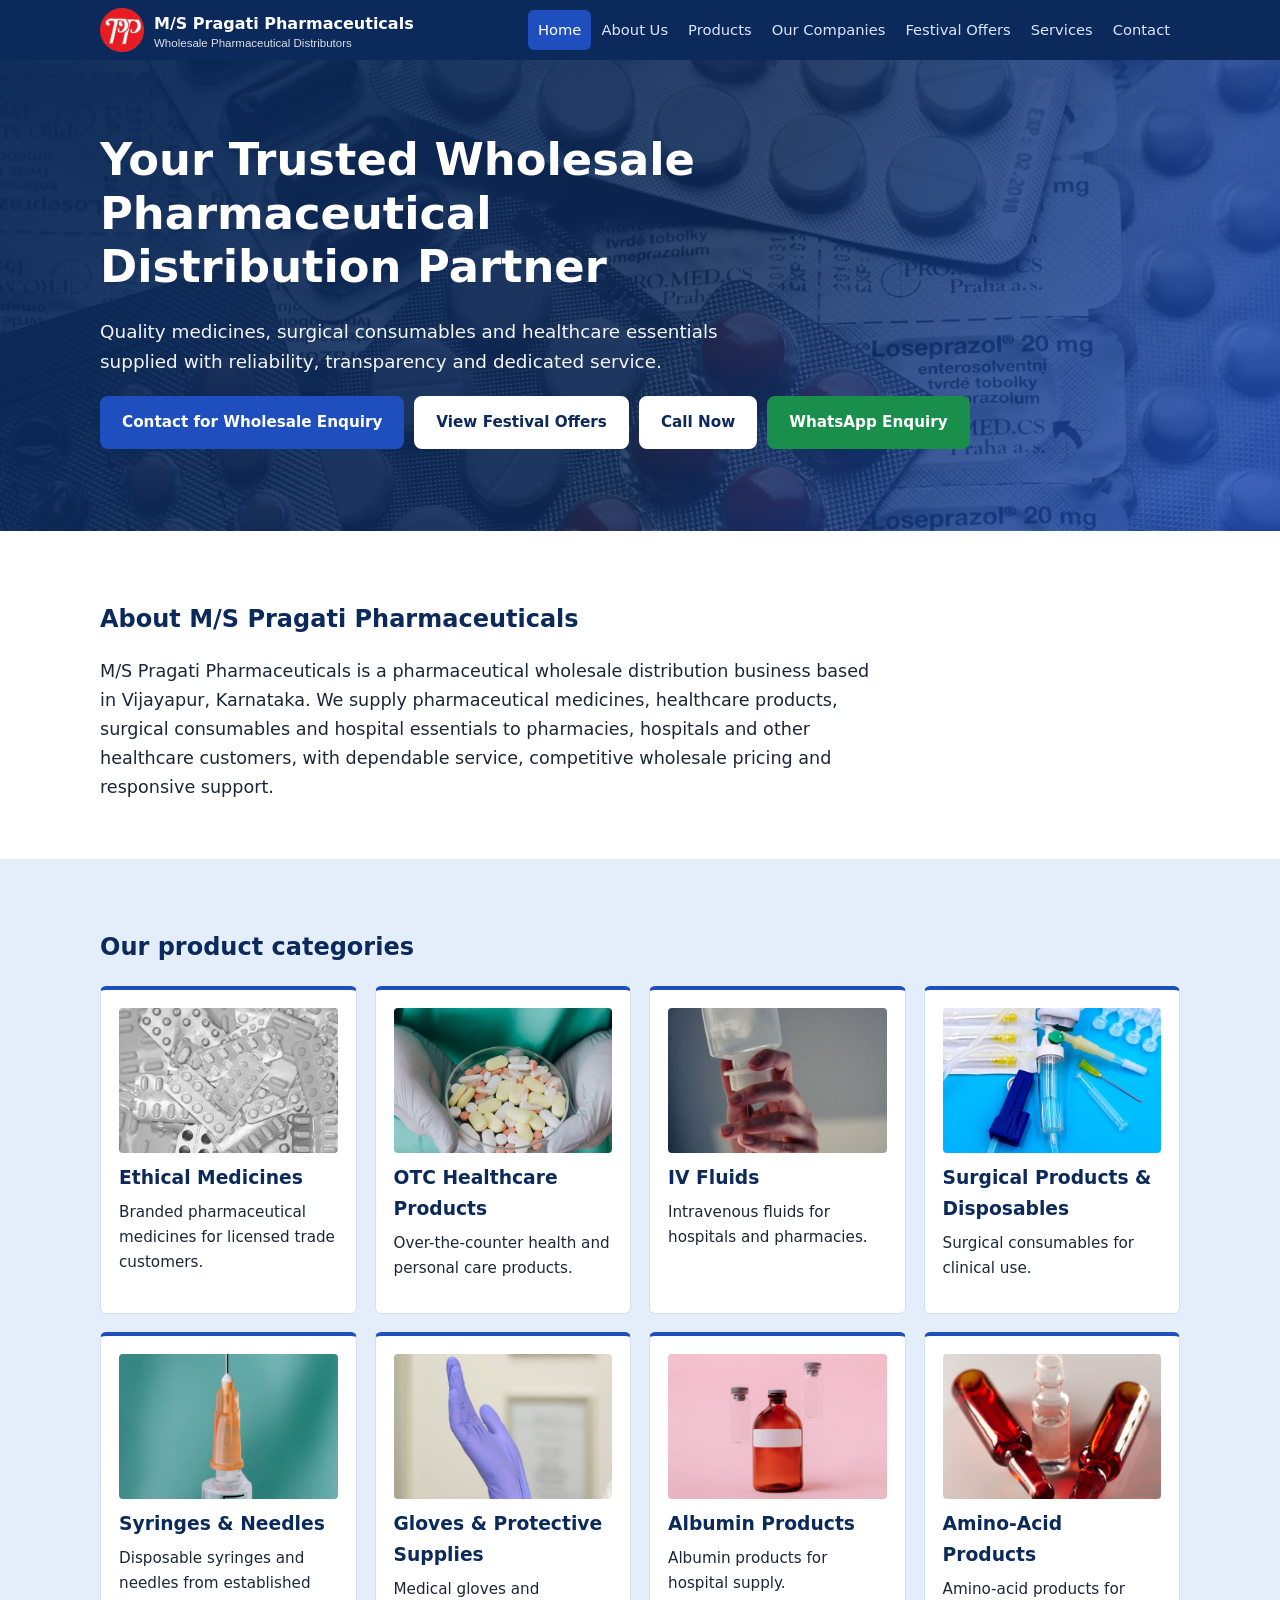
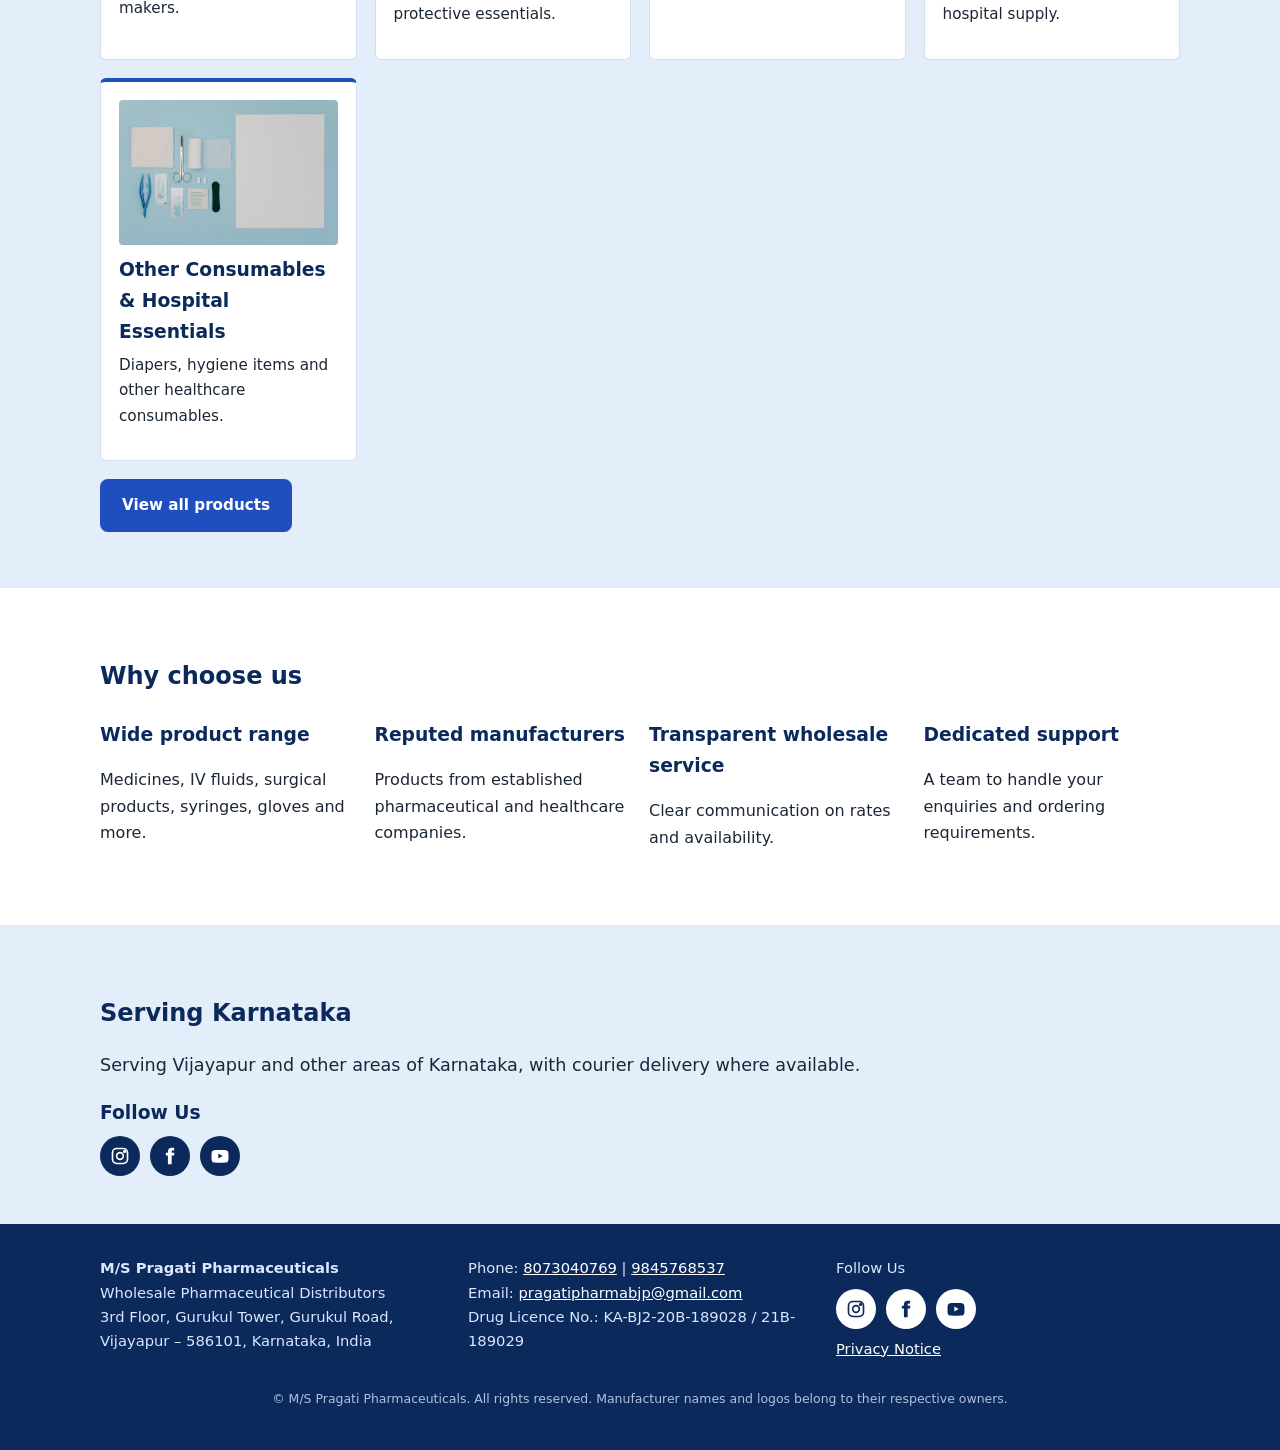
<file: index.html>
<!DOCTYPE html><html lang="en"><head><meta charset="utf-8">
<meta name="viewport" content="width=device-width,initial-scale=1">
<title>Pharmaceutical Wholesale Distributor in Vijayapur | M/S Pragati Pharmaceuticals</title><meta name="description" content="M/S Pragati Pharmaceuticals is a pharmaceutical wholesale distributor in Vijayapur, Karnataka, supplying medicines, IV fluids and surgical consumables.">
<link rel="icon" href="assets/logo.png"><link rel="stylesheet" href="assets/style.css"></head><body>
<header><div class="wrap bar"><a class="brand" href="index.html"><img src="assets/logo.png" alt="PP logo of M/S Pragati Pharmaceuticals" width="44" height="44"><span>M/S Pragati Pharmaceuticals<small>Wholesale Pharmaceutical Distributors</small></span></a>
<button id="menu" aria-label="Menu" aria-expanded="false">Menu</button><nav id="nav"><a href="index.html" aria-current=page>Home</a><a href="about.html">About Us</a><a href="products.html">Products</a><a href="companies.html">Our Companies</a><a href="offers.html">Festival Offers</a><a href="services.html">Services</a><a href="contact.html">Contact</a></nav></div></header>
<main><section class="hero" style="background-image:linear-gradient(115deg,rgba(11,42,91,.94),rgba(11,42,91,.82) 55%,rgba(31,79,191,.8)),url(assets/img/hero.jpg)"><div class="wrap"><h1>Your Trusted Wholesale Pharmaceutical Distribution Partner</h1>
<p>Quality medicines, surgical consumables and healthcare essentials supplied with reliability, transparency and dedicated service.</p>
<div class="btns"><a class="btn " href="contact.html">Contact for Wholesale Enquiry</a><a class="btn light" href="offers.html">View Festival Offers</a><a class="btn light" href="tel:+918073040769" data-link="call1">Call Now</a><a class="btn wa" href="https://wa.me/918073040769?text=Hello%20Pragati%20Pharmaceuticals%2C%20I%20would%20like%20to%20enquire%20about%20your%20wholesale%20pharmaceutical%20products%20and%20availability." data-link="wa1" target="_blank" rel="noopener">WhatsApp Enquiry</a></div></div></section>
<section class="wrap sec"><h2>About M/S Pragati Pharmaceuticals</h2><p class="lead">M/S Pragati Pharmaceuticals is a pharmaceutical wholesale distribution business based in Vijayapur, Karnataka. We supply pharmaceutical medicines, healthcare products, surgical consumables and hospital essentials to pharmacies, hospitals and other healthcare customers, with dependable service, competitive wholesale pricing and responsive support.</p></section>
<section class="tint sec"><div class="wrap"><h2>Our product categories</h2><div class="grid"><article class="card"><img src="assets/img/ethical.jpg" alt="Blister packs of tablets" loading="lazy" width="600" height="400"><h3>Ethical Medicines</h3><p>Branded pharmaceutical medicines for licensed trade customers.</p></article><article class="card"><img src="assets/img/otc.jpg" alt="Hands holding a dish of assorted tablets" loading="lazy" width="600" height="400"><h3>OTC Healthcare Products</h3><p>Over-the-counter health and personal care products.</p></article><article class="card"><img src="assets/img/iv.jpg" alt="Hand holding an intravenous fluid bag" loading="lazy" width="600" height="400"><h3>IV Fluids</h3><p>Intravenous fluids for hospitals and pharmacies.</p></article><article class="card"><img src="assets/img/surgical.jpg" alt="IV set, needles and ampoules on a blue surface" loading="lazy" width="600" height="400"><h3>Surgical Products & Disposables</h3><p>Surgical consumables for clinical use.</p></article><article class="card"><img src="assets/img/syringes.jpg" alt="Disposable syringe with needle" loading="lazy" width="600" height="400"><h3>Syringes & Needles</h3><p>Disposable syringes and needles from established makers.</p></article><article class="card"><img src="assets/img/gloves.jpg" alt="Hands putting on medical gloves" loading="lazy" width="600" height="400"><h3>Gloves & Protective Supplies</h3><p>Medical gloves and protective essentials.</p></article><article class="card"><img src="assets/img/albumin.jpg" alt="Amber glass bottle and clear stoppered vials on a pink background" loading="lazy" width="600" height="400"><h3>Albumin Products</h3><p>Albumin products for hospital supply.</p></article><article class="card"><img src="assets/img/amino.jpg" alt="Glass ampoules, one clear and two red, on a pale surface" loading="lazy" width="600" height="400"><h3>Amino-Acid Products</h3><p>Amino-acid products for hospital supply.</p></article><article class="card"><img src="assets/img/essentials.jpg" alt="Gauze, bandage and scissors laid out flat" loading="lazy" width="600" height="400"><h3>Other Consumables & Hospital Essentials</h3><p>Diapers, hygiene items and other healthcare consumables.</p></article></div><p><a class="btn" href="products.html">View all products</a></p></div></section>
<section class="wrap sec"><h2>Why choose us</h2><div class="grid four">
<div><h3>Wide product range</h3><p>Medicines, IV fluids, surgical products, syringes, gloves and more.</p></div>
<div><h3>Reputed manufacturers</h3><p>Products from established pharmaceutical and healthcare companies.</p></div>
<div><h3>Transparent wholesale service</h3><p>Clear communication on rates and availability.</p></div>
<div><h3>Dedicated support</h3><p>A team to handle your enquiries and ordering requirements.</p></div></div></section>
<section class="tint sec"><div class="wrap"><h2>Serving Karnataka</h2><p class="lead">Serving Vijayapur and other areas of Karnataka, with courier delivery where available.</p><h3>Follow Us</h3><div class="social dark"><a href="https://www.instagram.com/pragatipharmaceuticals" data-social="ig" target="_blank" rel="noopener" aria-label="Instagram"><svg viewBox="0 0 24 24" fill="none" stroke="currentColor" stroke-width="2"><rect x="3" y="3" width="18" height="18" rx="5"/><circle cx="12" cy="12" r="4"/><circle cx="17.5" cy="6.5" r="1" fill="currentColor"/></svg></a><a href="https://www.facebook.com/share/1Hy22vNxJA/" data-social="fb" target="_blank" rel="noopener" aria-label="Facebook"><svg viewBox="0 0 24 24" fill="currentColor"><path d="M14 8V6.5c0-.7.3-1 1-1h2V2h-3c-3 0-4.5 1.8-4.5 4.4V8H7v3.5h2.5V22H14V11.5h2.8L17.3 8z"/></svg></a><a href="https://www.youtube.com/channel/UCN4yvoyzdYBK8mA39JFpOcg" data-social="yt" target="_blank" rel="noopener" aria-label="YouTube"><svg viewBox="0 0 24 24" fill="currentColor"><path d="M22 8.2s-.2-1.5-.9-2.2c-.8-.9-1.8-.9-2.200-1C16 4.800 12 4.800 12 4.800s-4 0-6.900.2c-.4.100-1.400.1-2.200 1C2.200 6.700 2 8.200 2 8.200S1.800 10 1.800 11.800v1.400C1.800 15 2 16.800 2 16.800s.2 1.500.9 2.200c.8.900 1.900.800 2.400.9 1.700.2 6.700.2 6.700.2s4 0 6.900-.2c.4-.1 1.400-.1 2.200-1 .7-.7.9-2.200.9-2.200s.2-1.800.2-3.600v-1.400C22.200 10 22 8.200 22 8.200zM10 15V9l5.200 3z"/></svg></a></div></div></section></main>
<footer><div class="wrap fgrid"><div><strong>M/S Pragati Pharmaceuticals</strong><br>Wholesale Pharmaceutical Distributors<br>3rd Floor, Gurukul Tower, Gurukul Road, Vijayapur – 586101, Karnataka, India</div>
<div>Phone: <a data-link="call1" href="tel:+918073040769">8073040769</a> | <a data-link="call2" href="tel:+919845768537">9845768537</a><br>Email: <a href="mailto:pragatipharmabjp@gmail.com">pragatipharmabjp@gmail.com</a><br>Drug Licence No.: KA-BJ2-20B-189028 / 21B-189029</div>
<div>Follow Us<div class="social "><a href="https://www.instagram.com/pragatipharmaceuticals" data-social="ig" target="_blank" rel="noopener" aria-label="Instagram"><svg viewBox="0 0 24 24" fill="none" stroke="currentColor" stroke-width="2"><rect x="3" y="3" width="18" height="18" rx="5"/><circle cx="12" cy="12" r="4"/><circle cx="17.5" cy="6.5" r="1" fill="currentColor"/></svg></a><a href="https://www.facebook.com/share/1Hy22vNxJA/" data-social="fb" target="_blank" rel="noopener" aria-label="Facebook"><svg viewBox="0 0 24 24" fill="currentColor"><path d="M14 8V6.5c0-.7.3-1 1-1h2V2h-3c-3 0-4.5 1.8-4.5 4.4V8H7v3.5h2.5V22H14V11.5h2.8L17.3 8z"/></svg></a><a href="https://www.youtube.com/channel/UCN4yvoyzdYBK8mA39JFpOcg" data-social="yt" target="_blank" rel="noopener" aria-label="YouTube"><svg viewBox="0 0 24 24" fill="currentColor"><path d="M22 8.2s-.2-1.5-.9-2.2c-.8-.9-1.8-.9-2.200-1C16 4.800 12 4.800 12 4.800s-4 0-6.900.2c-.4.100-1.400.1-2.200 1C2.200 6.700 2 8.200 2 8.200S1.800 10 1.800 11.800v1.400C1.800 15 2 16.800 2 16.800s.2 1.500.9 2.200c.8.900 1.900.800 2.400.9 1.700.2 6.700.2 6.700.2s4 0 6.900-.2c.4-.1 1.400-.1 2.200-1 .7-.7.9-2.200.9-2.200s.2-1.800.2-3.600v-1.400C22.200 10 22 8.200 22 8.200zM10 15V9l5.200 3z"/></svg></a></div><a href="privacy.html">Privacy Notice</a></div></div>
<p class="copy">© M/S Pragati Pharmaceuticals. All rights reserved. Manufacturer names and logos belong to their respective owners.</p></footer>
<script src="assets/config.js"></script><script src="assets/site.js"></script></body></html>
</file>
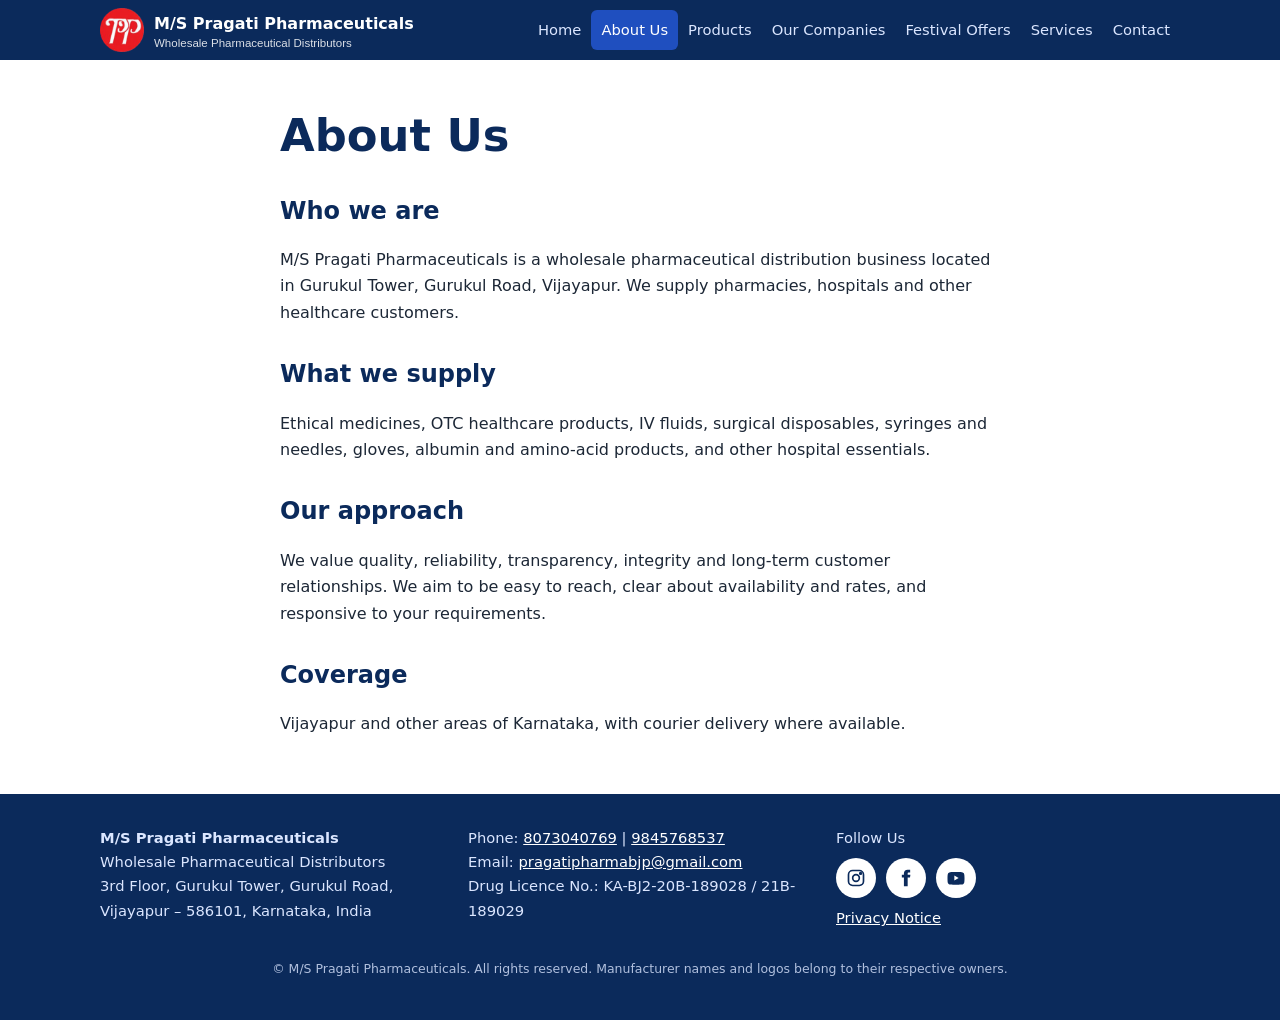
<file: about.html>
<!DOCTYPE html><html lang="en"><head><meta charset="utf-8">
<meta name="viewport" content="width=device-width,initial-scale=1">
<title>About Us | M/S Pragati Pharmaceuticals, Vijayapur</title><meta name="description" content="About M/S Pragati Pharmaceuticals, a pharmaceutical wholesale distribution business in Vijayapur, Karnataka.">
<link rel="icon" href="assets/logo.png"><link rel="stylesheet" href="assets/style.css"></head><body>
<header><div class="wrap bar"><a class="brand" href="index.html"><img src="assets/logo.png" alt="PP logo of M/S Pragati Pharmaceuticals" width="44" height="44"><span>M/S Pragati Pharmaceuticals<small>Wholesale Pharmaceutical Distributors</small></span></a>
<button id="menu" aria-label="Menu" aria-expanded="false">Menu</button><nav id="nav"><a href="index.html">Home</a><a href="about.html" aria-current=page>About Us</a><a href="products.html">Products</a><a href="companies.html">Our Companies</a><a href="offers.html">Festival Offers</a><a href="services.html">Services</a><a href="contact.html">Contact</a></nav></div></header>
<main><section class="wrap sec narrow"><h1>About Us</h1><h2>Who we are</h2><p>M/S Pragati Pharmaceuticals is a wholesale pharmaceutical distribution business located in Gurukul Tower, Gurukul Road, Vijayapur. We supply pharmacies, hospitals and other healthcare customers.</p>
<h2>What we supply</h2><p>Ethical medicines, OTC healthcare products, IV fluids, surgical disposables, syringes and needles, gloves, albumin and amino-acid products, and other hospital essentials.</p>
<h2>Our approach</h2><p>We value quality, reliability, transparency, integrity and long-term customer relationships. We aim to be easy to reach, clear about availability and rates, and responsive to your requirements.</p>
<h2>Coverage</h2><p>Vijayapur and other areas of Karnataka, with courier delivery where available.</p></section></main>
<footer><div class="wrap fgrid"><div><strong>M/S Pragati Pharmaceuticals</strong><br>Wholesale Pharmaceutical Distributors<br>3rd Floor, Gurukul Tower, Gurukul Road, Vijayapur – 586101, Karnataka, India</div>
<div>Phone: <a data-link="call1" href="tel:+918073040769">8073040769</a> | <a data-link="call2" href="tel:+919845768537">9845768537</a><br>Email: <a href="mailto:pragatipharmabjp@gmail.com">pragatipharmabjp@gmail.com</a><br>Drug Licence No.: KA-BJ2-20B-189028 / 21B-189029</div>
<div>Follow Us<div class="social "><a href="https://www.instagram.com/pragatipharmaceuticals" data-social="ig" target="_blank" rel="noopener" aria-label="Instagram"><svg viewBox="0 0 24 24" fill="none" stroke="currentColor" stroke-width="2"><rect x="3" y="3" width="18" height="18" rx="5"/><circle cx="12" cy="12" r="4"/><circle cx="17.5" cy="6.5" r="1" fill="currentColor"/></svg></a><a href="https://www.facebook.com/share/1Hy22vNxJA/" data-social="fb" target="_blank" rel="noopener" aria-label="Facebook"><svg viewBox="0 0 24 24" fill="currentColor"><path d="M14 8V6.5c0-.7.3-1 1-1h2V2h-3c-3 0-4.5 1.8-4.5 4.4V8H7v3.5h2.5V22H14V11.5h2.8L17.3 8z"/></svg></a><a href="https://www.youtube.com/channel/UCN4yvoyzdYBK8mA39JFpOcg" data-social="yt" target="_blank" rel="noopener" aria-label="YouTube"><svg viewBox="0 0 24 24" fill="currentColor"><path d="M22 8.2s-.2-1.5-.9-2.2c-.8-.9-1.8-.9-2.200-1C16 4.800 12 4.800 12 4.800s-4 0-6.900.2c-.4.100-1.400.1-2.200 1C2.200 6.700 2 8.200 2 8.200S1.800 10 1.800 11.800v1.400C1.800 15 2 16.800 2 16.800s.2 1.500.9 2.200c.8.900 1.900.800 2.400.9 1.700.2 6.700.2 6.700.2s4 0 6.900-.2c.4-.1 1.400-.1 2.200-1 .7-.7.9-2.200.9-2.200s.2-1.800.2-3.600v-1.400C22.200 10 22 8.200 22 8.200zM10 15V9l5.200 3z"/></svg></a></div><a href="privacy.html">Privacy Notice</a></div></div>
<p class="copy">© M/S Pragati Pharmaceuticals. All rights reserved. Manufacturer names and logos belong to their respective owners.</p></footer>
<script src="assets/config.js"></script><script src="assets/site.js"></script></body></html>
</file>
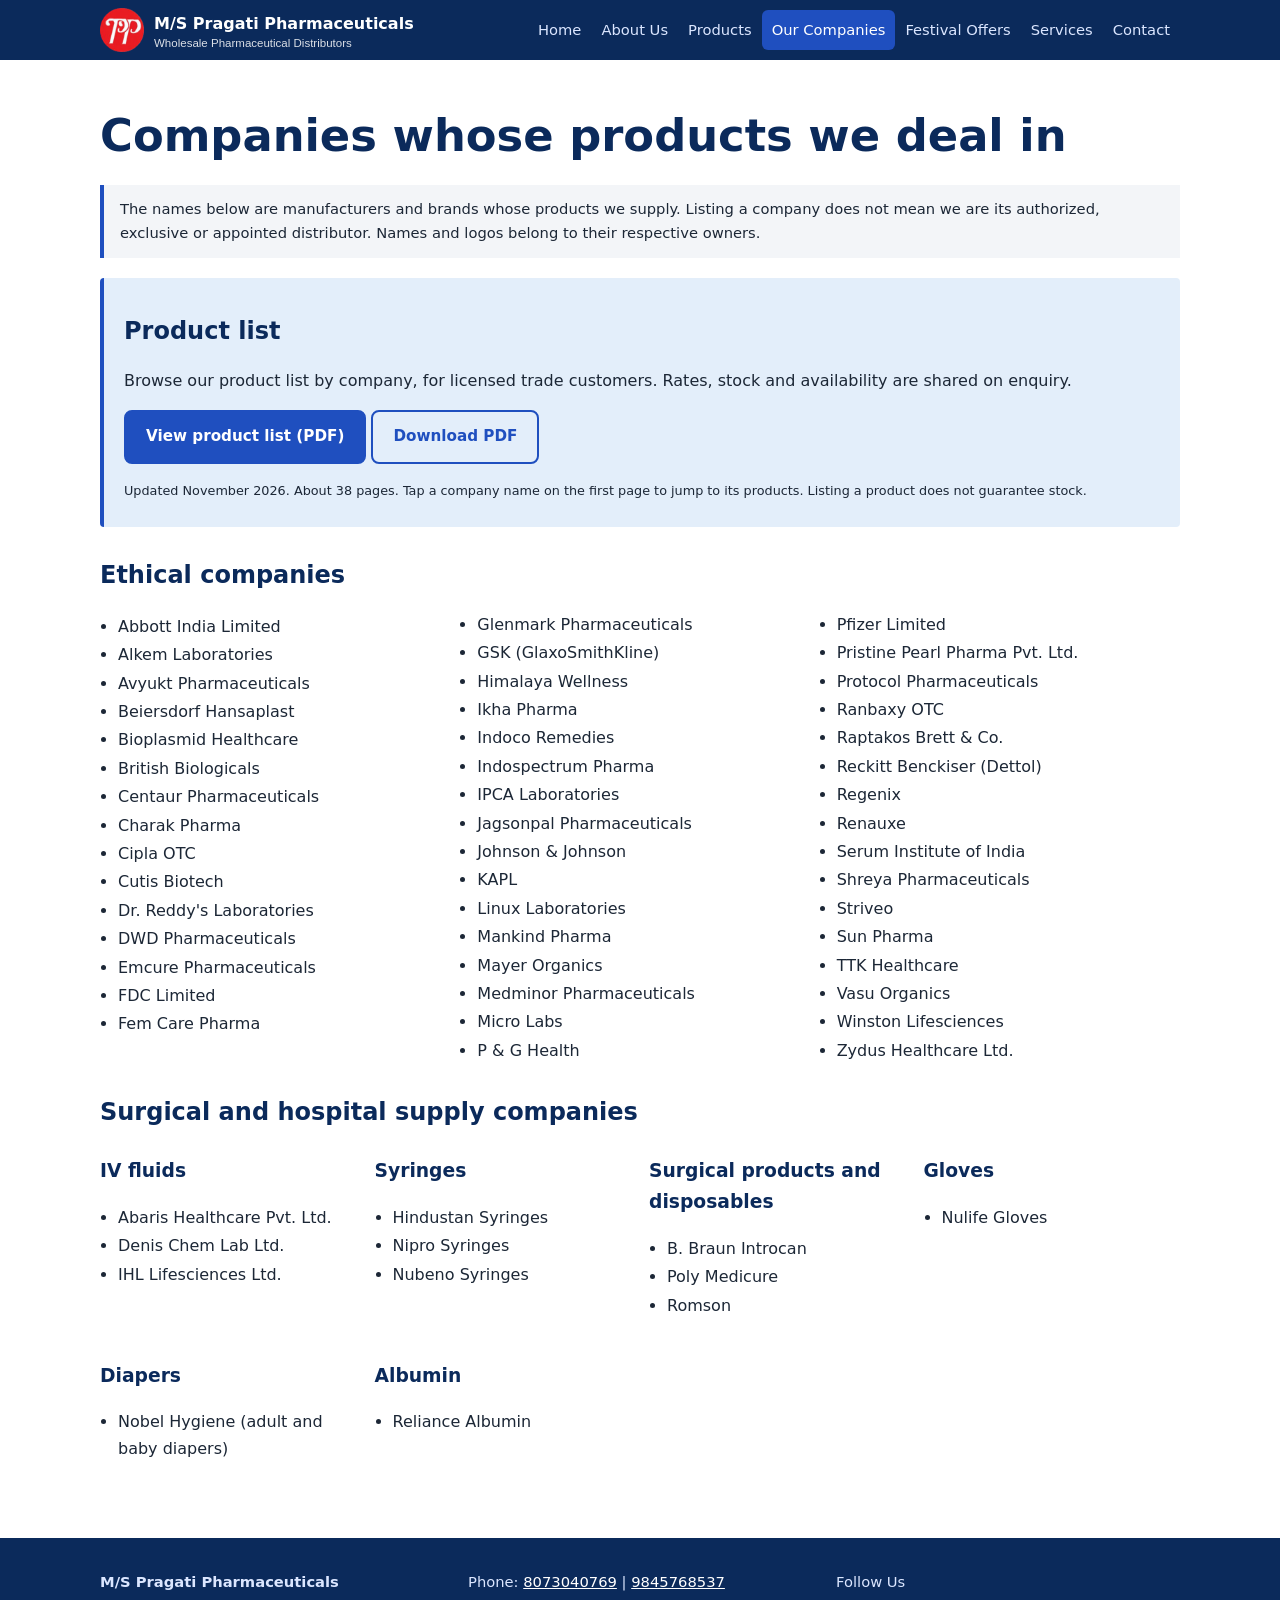
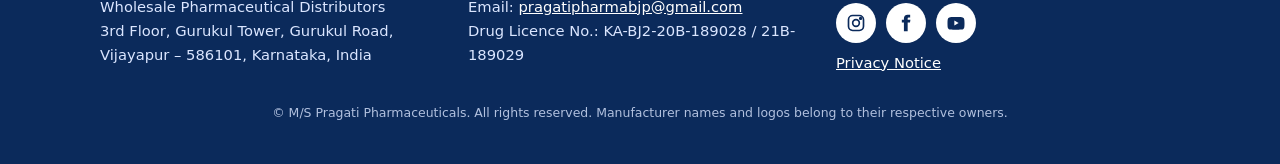
<file: companies.html>
<!DOCTYPE html><html lang="en"><head><meta charset="utf-8">
<meta name="viewport" content="width=device-width,initial-scale=1">
<title>Our Companies | Pharmaceutical and Surgical Brands | Pragati Pharmaceuticals</title><meta name="description" content="Pharmaceutical, healthcare and surgical companies whose products M/S Pragati Pharmaceuticals supplies in Karnataka.">
<link rel="icon" href="assets/logo.png"><link rel="stylesheet" href="assets/style.css"></head><body>
<header><div class="wrap bar"><a class="brand" href="index.html"><img src="assets/logo.png" alt="PP logo of M/S Pragati Pharmaceuticals" width="44" height="44"><span>M/S Pragati Pharmaceuticals<small>Wholesale Pharmaceutical Distributors</small></span></a>
<button id="menu" aria-label="Menu" aria-expanded="false">Menu</button><nav id="nav"><a href="index.html">Home</a><a href="about.html">About Us</a><a href="products.html">Products</a><a href="companies.html" aria-current=page>Our Companies</a><a href="offers.html">Festival Offers</a><a href="services.html">Services</a><a href="contact.html">Contact</a></nav></div></header>
<main><section class="wrap sec"><h1>Companies whose products we deal in</h1><p class="note">The names below are manufacturers and brands whose products we supply. Listing a company does not mean we are its authorized, exclusive or appointed distributor. Names and logos belong to their respective owners.</p>
<div class="listbox"><h2>Product list</h2><p>Browse our product list by company, for licensed trade customers. Rates, stock and availability are shared on enquiry.</p>
<p><a class="btn" href="assets/Pragati-Product-List.pdf" target="_blank" rel="noopener">View product list (PDF)</a> <a class="btn ghost" href="assets/Pragati-Product-List.pdf" download>Download PDF</a></p>
<p class="small">Updated November 2026. About 38 pages. Tap a company name on the first page to jump to its products. Listing a product does not guarantee stock.</p></div>
<h2>Ethical companies</h2><ul class='names'><li>Abbott India Limited</li><li>Alkem Laboratories</li><li>Avyukt Pharmaceuticals</li><li>Beiersdorf Hansaplast</li><li>Bioplasmid Healthcare</li><li>British Biologicals</li><li>Centaur Pharmaceuticals</li><li>Charak Pharma</li><li>Cipla OTC</li><li>Cutis Biotech</li><li>Dr. Reddy's Laboratories</li><li>DWD Pharmaceuticals</li><li>Emcure Pharmaceuticals</li><li>FDC Limited</li><li>Fem Care Pharma</li><li>Glenmark Pharmaceuticals</li><li>GSK (GlaxoSmithKline)</li><li>Himalaya Wellness</li><li>Ikha Pharma</li><li>Indoco Remedies</li><li>Indospectrum Pharma</li><li>IPCA Laboratories</li><li>Jagsonpal Pharmaceuticals</li><li>Johnson &amp; Johnson</li><li>KAPL</li><li>Linux Laboratories</li><li>Mankind Pharma</li><li>Mayer Organics</li><li>Medminor Pharmaceuticals</li><li>Micro Labs</li><li>P &amp; G Health</li><li>Pfizer Limited</li><li>Pristine Pearl Pharma Pvt. Ltd.</li><li>Protocol Pharmaceuticals</li><li>Ranbaxy OTC</li><li>Raptakos Brett &amp; Co.</li><li>Reckitt Benckiser (Dettol)</li><li>Regenix</li><li>Renauxe</li><li>Serum Institute of India</li><li>Shreya Pharmaceuticals</li><li>Striveo</li><li>Sun Pharma</li><li>TTK Healthcare</li><li>Vasu Organics</li><li>Winston Lifesciences</li><li>Zydus Healthcare Ltd.</li></ul><h2>Surgical and hospital supply companies</h2>
<div class="grid"><div><h3>IV fluids</h3><ul class='names'><li>Abaris Healthcare Pvt. Ltd.</li><li>Denis Chem Lab Ltd.</li><li>IHL Lifesciences Ltd.</li></ul></div><div><h3>Syringes</h3><ul class='names'><li>Hindustan Syringes</li><li>Nipro Syringes</li><li>Nubeno Syringes</li></ul></div><div><h3>Surgical products and disposables</h3><ul class='names'><li>B. Braun Introcan</li><li>Poly Medicure</li><li>Romson</li></ul></div><div><h3>Gloves</h3><ul class='names'><li>Nulife Gloves</li></ul></div><div><h3>Diapers</h3><ul class='names'><li>Nobel Hygiene (adult and baby diapers)</li></ul></div><div><h3>Albumin</h3><ul class='names'><li>Reliance Albumin</li></ul></div></div></section></main>
<footer><div class="wrap fgrid"><div><strong>M/S Pragati Pharmaceuticals</strong><br>Wholesale Pharmaceutical Distributors<br>3rd Floor, Gurukul Tower, Gurukul Road, Vijayapur – 586101, Karnataka, India</div>
<div>Phone: <a data-link="call1" href="tel:+918073040769">8073040769</a> | <a data-link="call2" href="tel:+919845768537">9845768537</a><br>Email: <a href="mailto:pragatipharmabjp@gmail.com">pragatipharmabjp@gmail.com</a><br>Drug Licence No.: KA-BJ2-20B-189028 / 21B-189029</div>
<div>Follow Us<div class="social "><a href="https://www.instagram.com/pragatipharmaceuticals" data-social="ig" target="_blank" rel="noopener" aria-label="Instagram"><svg viewBox="0 0 24 24" fill="none" stroke="currentColor" stroke-width="2"><rect x="3" y="3" width="18" height="18" rx="5"/><circle cx="12" cy="12" r="4"/><circle cx="17.5" cy="6.5" r="1" fill="currentColor"/></svg></a><a href="https://www.facebook.com/share/1Hy22vNxJA/" data-social="fb" target="_blank" rel="noopener" aria-label="Facebook"><svg viewBox="0 0 24 24" fill="currentColor"><path d="M14 8V6.5c0-.7.3-1 1-1h2V2h-3c-3 0-4.5 1.8-4.5 4.4V8H7v3.5h2.5V22H14V11.5h2.8L17.3 8z"/></svg></a><a href="https://www.youtube.com/channel/UCN4yvoyzdYBK8mA39JFpOcg" data-social="yt" target="_blank" rel="noopener" aria-label="YouTube"><svg viewBox="0 0 24 24" fill="currentColor"><path d="M22 8.2s-.2-1.5-.9-2.2c-.8-.9-1.8-.9-2.200-1C16 4.800 12 4.800 12 4.800s-4 0-6.900.2c-.4.100-1.400.1-2.200 1C2.200 6.700 2 8.200 2 8.200S1.800 10 1.800 11.800v1.400C1.800 15 2 16.800 2 16.800s.2 1.500.9 2.200c.8.900 1.900.800 2.400.9 1.700.2 6.700.2 6.700.2s4 0 6.900-.2c.4-.1 1.400-.1 2.200-1 .7-.7.9-2.200.9-2.200s.2-1.800.2-3.600v-1.400C22.200 10 22 8.200 22 8.200zM10 15V9l5.200 3z"/></svg></a></div><a href="privacy.html">Privacy Notice</a></div></div>
<p class="copy">© M/S Pragati Pharmaceuticals. All rights reserved. Manufacturer names and logos belong to their respective owners.</p></footer>
<script src="assets/config.js"></script><script src="assets/site.js"></script></body></html>
</file>
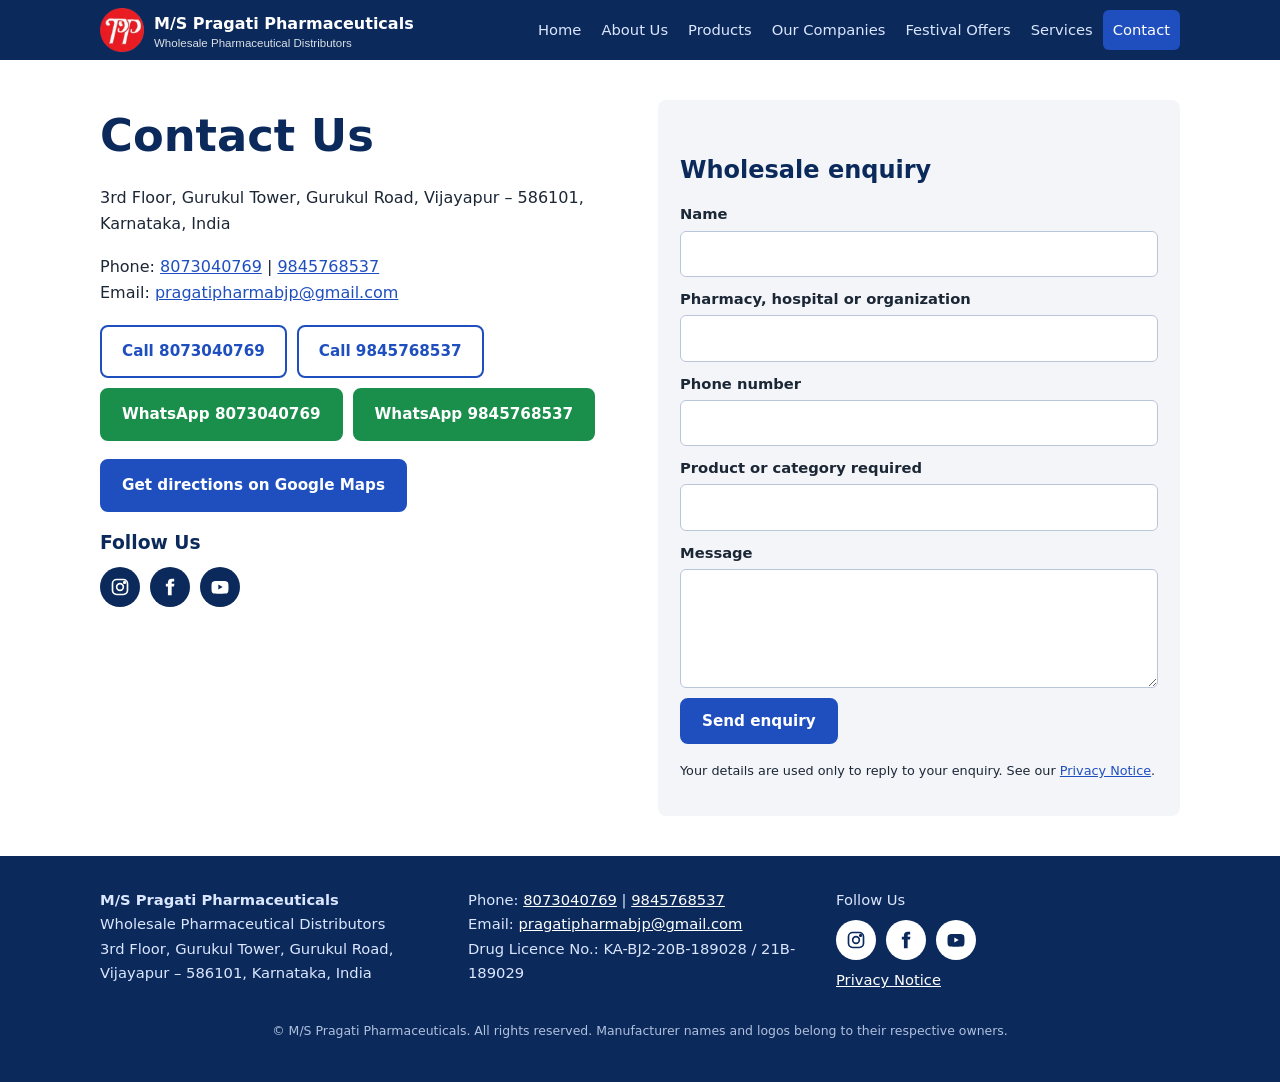
<file: contact.html>
<!DOCTYPE html><html lang="en"><head><meta charset="utf-8">
<meta name="viewport" content="width=device-width,initial-scale=1">
<title>Contact Us | Pharmaceutical Wholesale Distributor in Vijayapur</title><meta name="description" content="Contact M/S Pragati Pharmaceuticals, Gurukul Tower, Gurukul Road, Vijayapur for wholesale pharmaceutical enquiries.">
<link rel="icon" href="assets/logo.png"><link rel="stylesheet" href="assets/style.css"></head><body>
<header><div class="wrap bar"><a class="brand" href="index.html"><img src="assets/logo.png" alt="PP logo of M/S Pragati Pharmaceuticals" width="44" height="44"><span>M/S Pragati Pharmaceuticals<small>Wholesale Pharmaceutical Distributors</small></span></a>
<button id="menu" aria-label="Menu" aria-expanded="false">Menu</button><nav id="nav"><a href="index.html">Home</a><a href="about.html">About Us</a><a href="products.html">Products</a><a href="companies.html">Our Companies</a><a href="offers.html">Festival Offers</a><a href="services.html">Services</a><a href="contact.html" aria-current=page>Contact</a></nav></div></header>
<main><section class="wrap sec two"><div><h1>Contact Us</h1><p>3rd Floor, Gurukul Tower, Gurukul Road, Vijayapur – 586101, Karnataka, India</p>
<p>Phone: <a data-link="call1" href="tel:+918073040769">8073040769</a> | <a data-link="call2" href="tel:+919845768537">9845768537</a><br>Email: <a href="mailto:pragatipharmabjp@gmail.com">pragatipharmabjp@gmail.com</a></p>
<div class="btns"><a class="btn ghost" href="tel:+918073040769" data-link="call1">Call 8073040769</a><a class="btn ghost" href="tel:+919845768537" data-link="call2">Call 9845768537</a><a class="btn wa" href="https://wa.me/918073040769?text=Hello%20Pragati%20Pharmaceuticals%2C%20I%20would%20like%20to%20enquire%20about%20your%20wholesale%20pharmaceutical%20products%20and%20availability." data-link="wa1" target="_blank" rel="noopener">WhatsApp 8073040769</a><a class="btn wa" href="https://wa.me/919845768537?text=Hello%20Pragati%20Pharmaceuticals%2C%20I%20would%20like%20to%20enquire%20about%20your%20wholesale%20pharmaceutical%20products%20and%20availability." data-link="wa2" target="_blank" rel="noopener">WhatsApp 9845768537</a></div>
<p><a class="btn" target="_blank" rel="noopener" href="https://www.google.com/maps/search/?api=1&query=Gurukul%20Tower%2C%20Gurukul%20Road%2C%20Vijayapur%20586101">Get directions on Google Maps</a></p><h3>Follow Us</h3><div class="social dark"><a href="https://www.instagram.com/pragatipharmaceuticals" data-social="ig" target="_blank" rel="noopener" aria-label="Instagram"><svg viewBox="0 0 24 24" fill="none" stroke="currentColor" stroke-width="2"><rect x="3" y="3" width="18" height="18" rx="5"/><circle cx="12" cy="12" r="4"/><circle cx="17.5" cy="6.5" r="1" fill="currentColor"/></svg></a><a href="https://www.facebook.com/share/1Hy22vNxJA/" data-social="fb" target="_blank" rel="noopener" aria-label="Facebook"><svg viewBox="0 0 24 24" fill="currentColor"><path d="M14 8V6.5c0-.7.3-1 1-1h2V2h-3c-3 0-4.5 1.8-4.5 4.4V8H7v3.5h2.5V22H14V11.5h2.8L17.3 8z"/></svg></a><a href="https://www.youtube.com/channel/UCN4yvoyzdYBK8mA39JFpOcg" data-social="yt" target="_blank" rel="noopener" aria-label="YouTube"><svg viewBox="0 0 24 24" fill="currentColor"><path d="M22 8.2s-.2-1.5-.9-2.2c-.8-.9-1.8-.9-2.200-1C16 4.800 12 4.800 12 4.800s-4 0-6.900.2c-.4.100-1.400.1-2.200 1C2.200 6.700 2 8.200 2 8.200S1.800 10 1.800 11.800v1.400C1.800 15 2 16.800 2 16.800s.2 1.500.9 2.200c.8.900 1.900.800 2.400.9 1.700.2 6.700.2 6.700.2s4 0 6.900-.2c.4-.1 1.400-.1 2.200-1 .7-.7.9-2.200.9-2.200s.2-1.800.2-3.600v-1.400C22.200 10 22 8.200 22 8.200zM10 15V9l5.200 3z"/></svg></a></div></div>
<form id="enq" class="form"><h2>Wholesale enquiry</h2>
<input type="checkbox" name="botcheck" class="hp" tabindex="-1" autocomplete="off">
<label>Name<input name="Name" required></label><label>Pharmacy, hospital or organization<input name="Organization" required></label>
<label>Phone number<input name="Phone" type="tel" required></label><label>Product or category required<input name="Product"></label>
<label>Message<textarea name="Message" rows="4"></textarea></label>
<button class="btn" type="submit">Send enquiry</button><p id="msg" role="status"></p>
<p class="small">Your details are used only to reply to your enquiry. See our <a href="privacy.html">Privacy Notice</a>.</p></form></section></main>
<footer><div class="wrap fgrid"><div><strong>M/S Pragati Pharmaceuticals</strong><br>Wholesale Pharmaceutical Distributors<br>3rd Floor, Gurukul Tower, Gurukul Road, Vijayapur – 586101, Karnataka, India</div>
<div>Phone: <a data-link="call1" href="tel:+918073040769">8073040769</a> | <a data-link="call2" href="tel:+919845768537">9845768537</a><br>Email: <a href="mailto:pragatipharmabjp@gmail.com">pragatipharmabjp@gmail.com</a><br>Drug Licence No.: KA-BJ2-20B-189028 / 21B-189029</div>
<div>Follow Us<div class="social "><a href="https://www.instagram.com/pragatipharmaceuticals" data-social="ig" target="_blank" rel="noopener" aria-label="Instagram"><svg viewBox="0 0 24 24" fill="none" stroke="currentColor" stroke-width="2"><rect x="3" y="3" width="18" height="18" rx="5"/><circle cx="12" cy="12" r="4"/><circle cx="17.5" cy="6.5" r="1" fill="currentColor"/></svg></a><a href="https://www.facebook.com/share/1Hy22vNxJA/" data-social="fb" target="_blank" rel="noopener" aria-label="Facebook"><svg viewBox="0 0 24 24" fill="currentColor"><path d="M14 8V6.5c0-.7.3-1 1-1h2V2h-3c-3 0-4.5 1.8-4.5 4.4V8H7v3.5h2.5V22H14V11.5h2.8L17.3 8z"/></svg></a><a href="https://www.youtube.com/channel/UCN4yvoyzdYBK8mA39JFpOcg" data-social="yt" target="_blank" rel="noopener" aria-label="YouTube"><svg viewBox="0 0 24 24" fill="currentColor"><path d="M22 8.2s-.2-1.5-.9-2.2c-.8-.9-1.8-.9-2.200-1C16 4.800 12 4.800 12 4.800s-4 0-6.900.2c-.4.100-1.400.1-2.200 1C2.200 6.700 2 8.200 2 8.200S1.800 10 1.800 11.800v1.400C1.800 15 2 16.800 2 16.800s.2 1.500.9 2.200c.8.900 1.900.800 2.400.9 1.700.2 6.700.2 6.700.2s4 0 6.900-.2c.4-.1 1.400-.1 2.200-1 .7-.7.9-2.200.9-2.200s.2-1.800.2-3.600v-1.400C22.200 10 22 8.200 22 8.200zM10 15V9l5.200 3z"/></svg></a></div><a href="privacy.html">Privacy Notice</a></div></div>
<p class="copy">© M/S Pragati Pharmaceuticals. All rights reserved. Manufacturer names and logos belong to their respective owners.</p></footer>
<script src="assets/config.js"></script><script src="assets/site.js"></script></body></html>
</file>
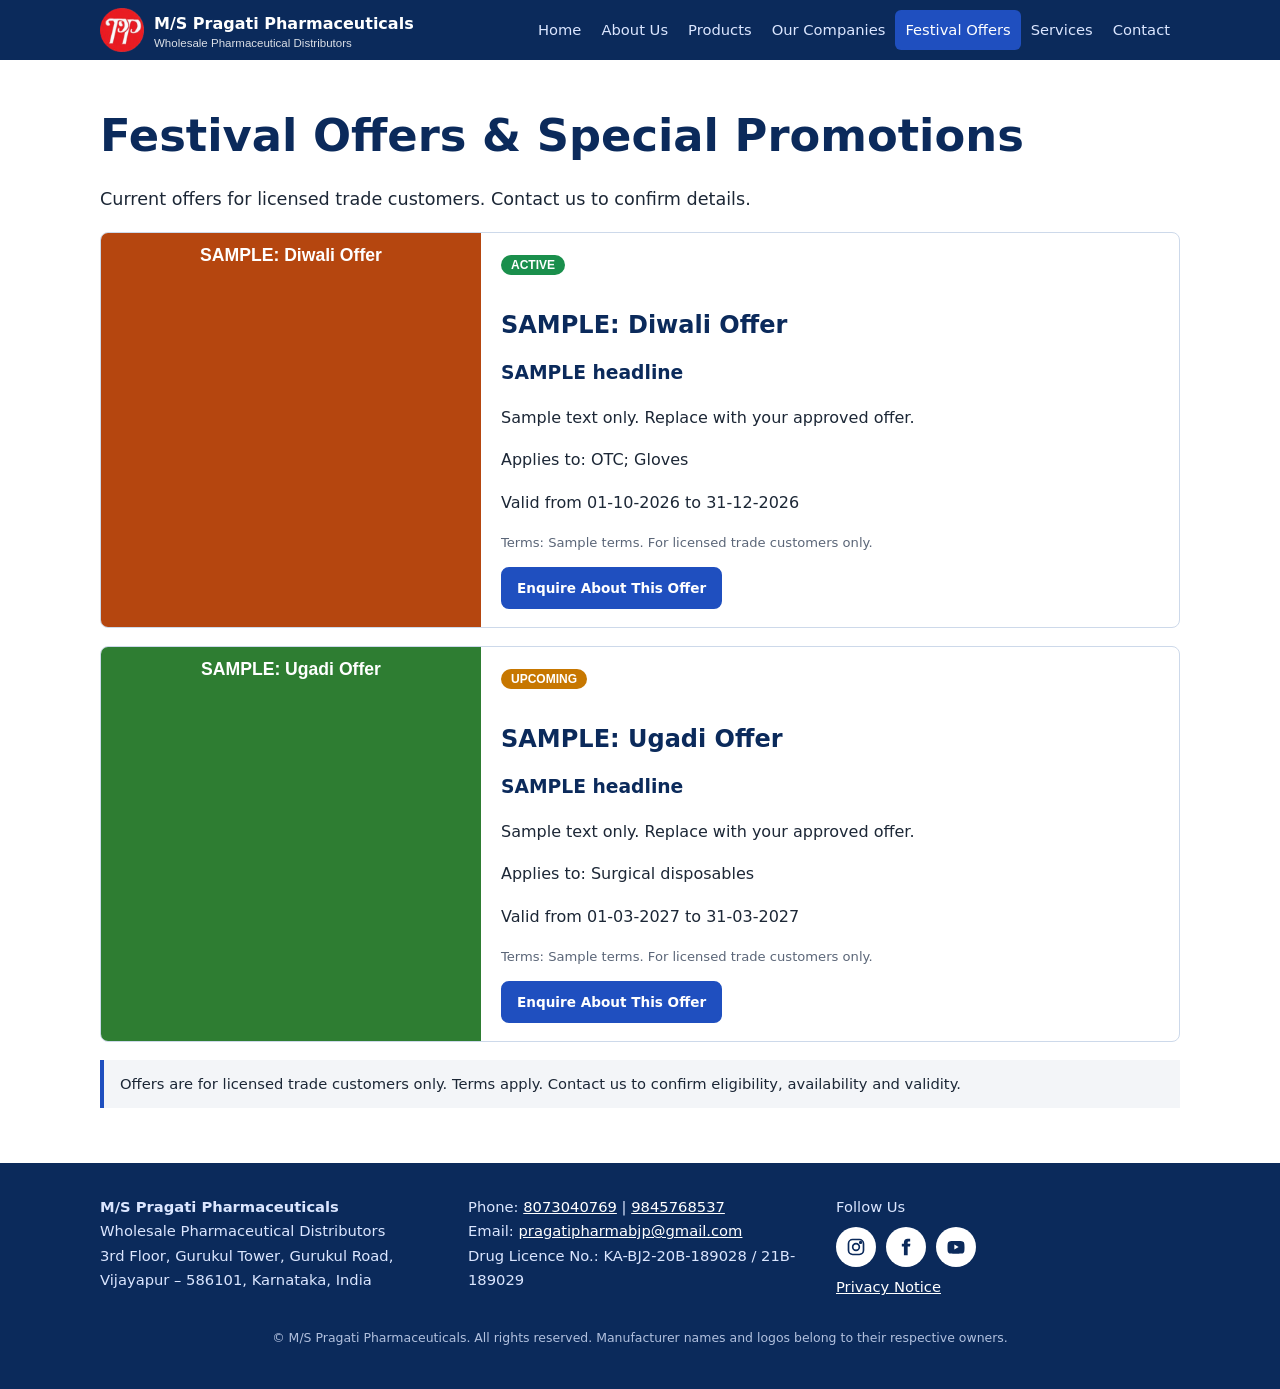
<file: offers.html>
<!DOCTYPE html><html lang="en"><head><meta charset="utf-8">
<meta name="viewport" content="width=device-width,initial-scale=1">
<title>Festival Offers & Special Promotions | Pragati Pharmaceuticals</title><meta name="description" content="Current festival offers and promotions from M/S Pragati Pharmaceuticals for licensed trade customers in Vijayapur, Karnataka.">
<link rel="icon" href="assets/logo.png"><link rel="stylesheet" href="assets/style.css"></head><body>
<header><div class="wrap bar"><a class="brand" href="index.html"><img src="assets/logo.png" alt="PP logo of M/S Pragati Pharmaceuticals" width="44" height="44"><span>M/S Pragati Pharmaceuticals<small>Wholesale Pharmaceutical Distributors</small></span></a>
<button id="menu" aria-label="Menu" aria-expanded="false">Menu</button><nav id="nav"><a href="index.html">Home</a><a href="about.html">About Us</a><a href="products.html">Products</a><a href="companies.html">Our Companies</a><a href="offers.html" aria-current=page>Festival Offers</a><a href="services.html">Services</a><a href="contact.html">Contact</a></nav></div></header>
<main><section class="wrap sec"><h1>Festival Offers &amp; Special Promotions</h1><p class="lead">Current offers for licensed trade customers. Contact us to confirm details.</p>
<div id="offers" aria-live="polite"><p>Loading offers…</p></div>
<p class="note">Offers are for licensed trade customers only. Terms apply. Contact us to confirm eligibility, availability and validity.</p></section></main>
<footer><div class="wrap fgrid"><div><strong>M/S Pragati Pharmaceuticals</strong><br>Wholesale Pharmaceutical Distributors<br>3rd Floor, Gurukul Tower, Gurukul Road, Vijayapur – 586101, Karnataka, India</div>
<div>Phone: <a data-link="call1" href="tel:+918073040769">8073040769</a> | <a data-link="call2" href="tel:+919845768537">9845768537</a><br>Email: <a href="mailto:pragatipharmabjp@gmail.com">pragatipharmabjp@gmail.com</a><br>Drug Licence No.: KA-BJ2-20B-189028 / 21B-189029</div>
<div>Follow Us<div class="social "><a href="https://www.instagram.com/pragatipharmaceuticals" data-social="ig" target="_blank" rel="noopener" aria-label="Instagram"><svg viewBox="0 0 24 24" fill="none" stroke="currentColor" stroke-width="2"><rect x="3" y="3" width="18" height="18" rx="5"/><circle cx="12" cy="12" r="4"/><circle cx="17.5" cy="6.5" r="1" fill="currentColor"/></svg></a><a href="https://www.facebook.com/share/1Hy22vNxJA/" data-social="fb" target="_blank" rel="noopener" aria-label="Facebook"><svg viewBox="0 0 24 24" fill="currentColor"><path d="M14 8V6.5c0-.7.3-1 1-1h2V2h-3c-3 0-4.5 1.8-4.5 4.4V8H7v3.5h2.5V22H14V11.5h2.8L17.3 8z"/></svg></a><a href="https://www.youtube.com/channel/UCN4yvoyzdYBK8mA39JFpOcg" data-social="yt" target="_blank" rel="noopener" aria-label="YouTube"><svg viewBox="0 0 24 24" fill="currentColor"><path d="M22 8.2s-.2-1.5-.9-2.2c-.8-.9-1.8-.9-2.200-1C16 4.800 12 4.800 12 4.800s-4 0-6.900.2c-.4.100-1.400.1-2.200 1C2.200 6.700 2 8.200 2 8.200S1.800 10 1.800 11.800v1.400C1.800 15 2 16.800 2 16.800s.2 1.500.9 2.200c.8.900 1.900.800 2.400.9 1.700.2 6.700.2 6.700.2s4 0 6.900-.2c.4-.1 1.400-.1 2.200-1 .7-.7.9-2.200.9-2.200s.2-1.800.2-3.600v-1.400C22.200 10 22 8.200 22 8.200zM10 15V9l5.200 3z"/></svg></a></div><a href="privacy.html">Privacy Notice</a></div></div>
<p class="copy">© M/S Pragati Pharmaceuticals. All rights reserved. Manufacturer names and logos belong to their respective owners.</p></footer>
<script src="assets/config.js"></script><script src="assets/site.js"></script></body></html>
</file>
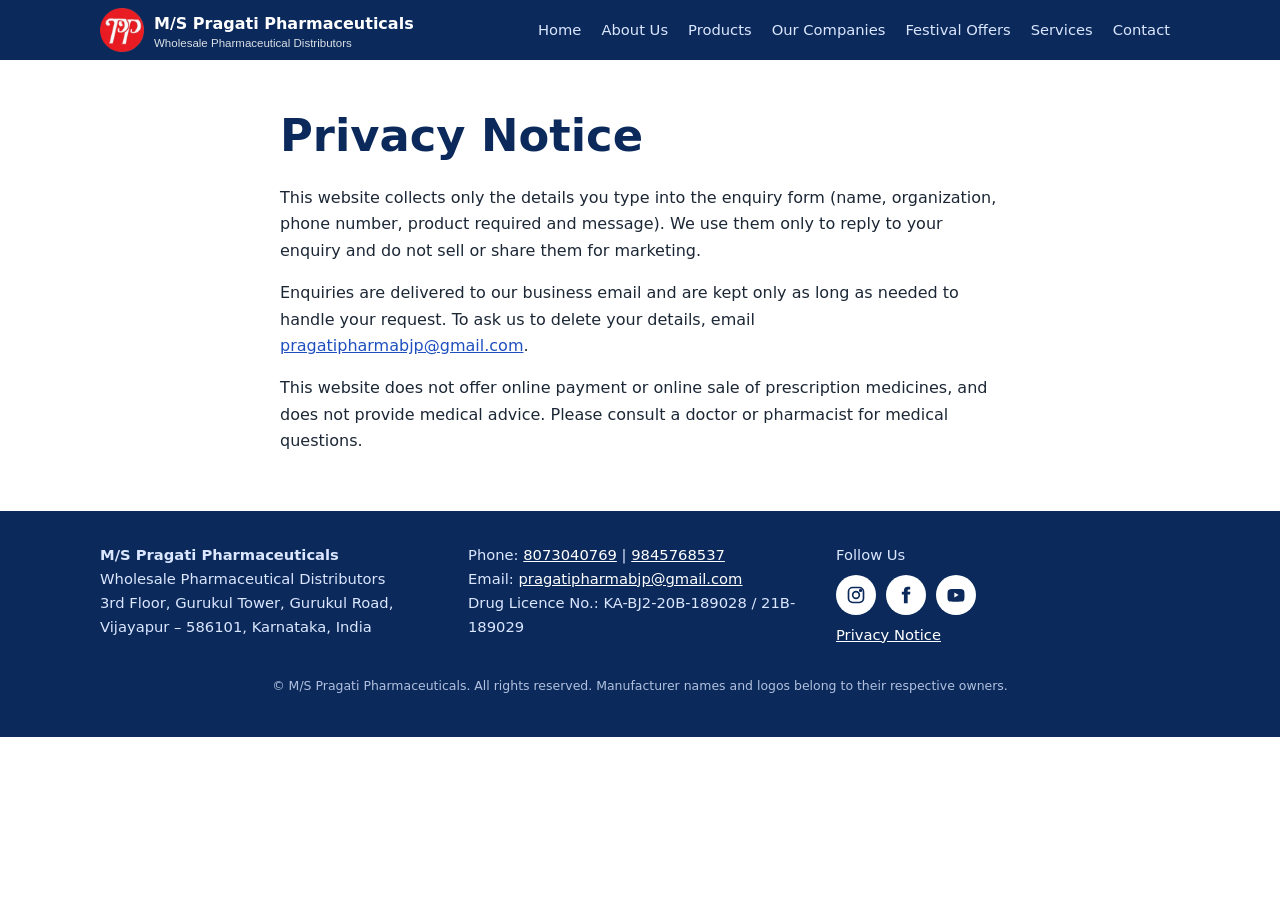
<file: privacy.html>
<!DOCTYPE html><html lang="en"><head><meta charset="utf-8">
<meta name="viewport" content="width=device-width,initial-scale=1">
<title>Privacy Notice | M/S Pragati Pharmaceuticals</title><meta name="description" content="Privacy notice of M/S Pragati Pharmaceuticals.">
<link rel="icon" href="assets/logo.png"><link rel="stylesheet" href="assets/style.css"></head><body>
<header><div class="wrap bar"><a class="brand" href="index.html"><img src="assets/logo.png" alt="PP logo of M/S Pragati Pharmaceuticals" width="44" height="44"><span>M/S Pragati Pharmaceuticals<small>Wholesale Pharmaceutical Distributors</small></span></a>
<button id="menu" aria-label="Menu" aria-expanded="false">Menu</button><nav id="nav"><a href="index.html">Home</a><a href="about.html">About Us</a><a href="products.html">Products</a><a href="companies.html">Our Companies</a><a href="offers.html">Festival Offers</a><a href="services.html">Services</a><a href="contact.html">Contact</a></nav></div></header>
<main><section class="wrap sec narrow"><h1>Privacy Notice</h1><p>This website collects only the details you type into the enquiry form (name, organization, phone number, product required and message). We use them only to reply to your enquiry and do not sell or share them for marketing.</p>
<p>Enquiries are delivered to our business email and are kept only as long as needed to handle your request. To ask us to delete your details, email <a href="mailto:pragatipharmabjp@gmail.com">pragatipharmabjp@gmail.com</a>.</p>
<p>This website does not offer online payment or online sale of prescription medicines, and does not provide medical advice. Please consult a doctor or pharmacist for medical questions.</p></section></main>
<footer><div class="wrap fgrid"><div><strong>M/S Pragati Pharmaceuticals</strong><br>Wholesale Pharmaceutical Distributors<br>3rd Floor, Gurukul Tower, Gurukul Road, Vijayapur – 586101, Karnataka, India</div>
<div>Phone: <a data-link="call1" href="tel:+918073040769">8073040769</a> | <a data-link="call2" href="tel:+919845768537">9845768537</a><br>Email: <a href="mailto:pragatipharmabjp@gmail.com">pragatipharmabjp@gmail.com</a><br>Drug Licence No.: KA-BJ2-20B-189028 / 21B-189029</div>
<div>Follow Us<div class="social "><a href="https://www.instagram.com/pragatipharmaceuticals" data-social="ig" target="_blank" rel="noopener" aria-label="Instagram"><svg viewBox="0 0 24 24" fill="none" stroke="currentColor" stroke-width="2"><rect x="3" y="3" width="18" height="18" rx="5"/><circle cx="12" cy="12" r="4"/><circle cx="17.5" cy="6.5" r="1" fill="currentColor"/></svg></a><a href="https://www.facebook.com/share/1Hy22vNxJA/" data-social="fb" target="_blank" rel="noopener" aria-label="Facebook"><svg viewBox="0 0 24 24" fill="currentColor"><path d="M14 8V6.5c0-.7.3-1 1-1h2V2h-3c-3 0-4.5 1.8-4.5 4.4V8H7v3.5h2.5V22H14V11.5h2.8L17.3 8z"/></svg></a><a href="https://www.youtube.com/channel/UCN4yvoyzdYBK8mA39JFpOcg" data-social="yt" target="_blank" rel="noopener" aria-label="YouTube"><svg viewBox="0 0 24 24" fill="currentColor"><path d="M22 8.2s-.2-1.5-.9-2.2c-.8-.9-1.8-.9-2.200-1C16 4.800 12 4.800 12 4.800s-4 0-6.900.2c-.4.100-1.400.1-2.200 1C2.200 6.700 2 8.200 2 8.200S1.800 10 1.800 11.800v1.400C1.800 15 2 16.800 2 16.800s.2 1.500.9 2.200c.8.900 1.900.800 2.400.9 1.700.2 6.700.2 6.700.2s4 0 6.900-.2c.4-.1 1.400-.1 2.200-1 .7-.7.9-2.200.9-2.200s.2-1.800.2-3.600v-1.400C22.200 10 22 8.200 22 8.200zM10 15V9l5.200 3z"/></svg></a></div><a href="privacy.html">Privacy Notice</a></div></div>
<p class="copy">© M/S Pragati Pharmaceuticals. All rights reserved. Manufacturer names and logos belong to their respective owners.</p></footer>
<script src="assets/config.js"></script><script src="assets/site.js"></script></body></html>
</file>
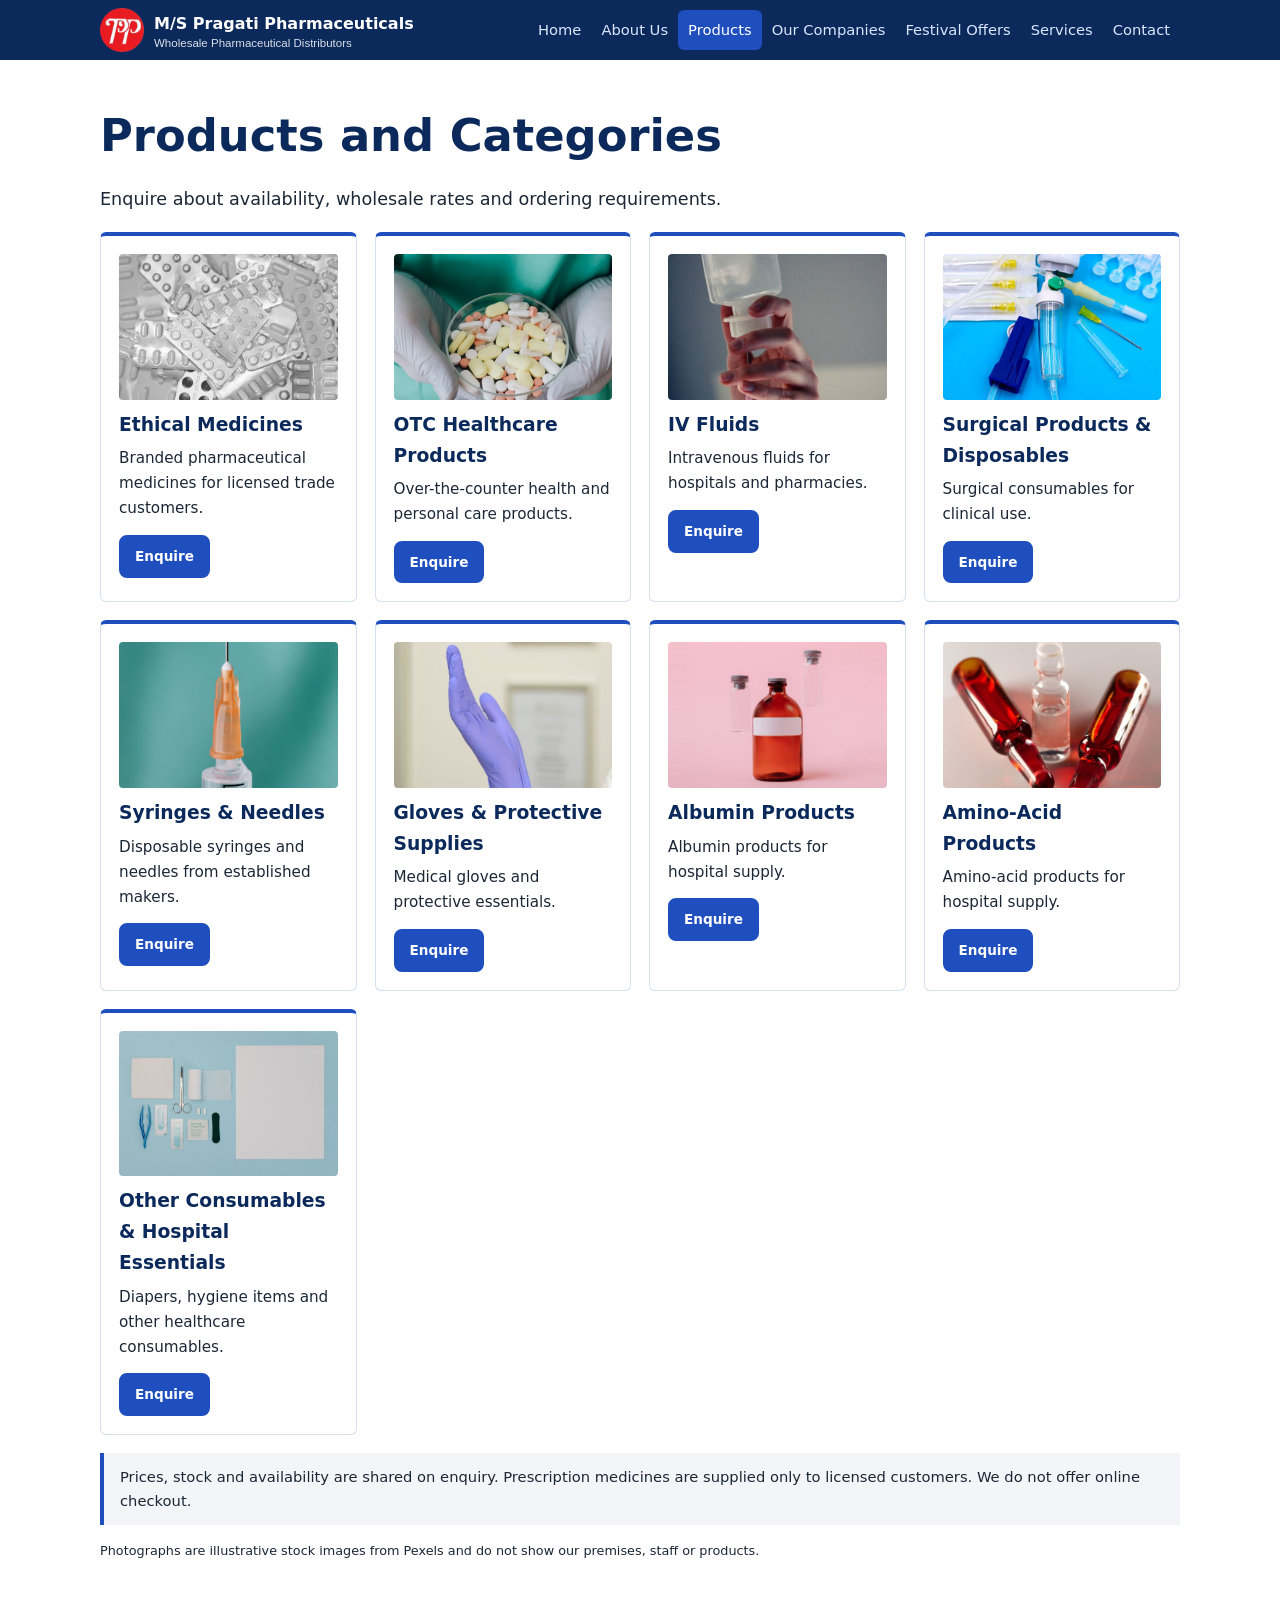
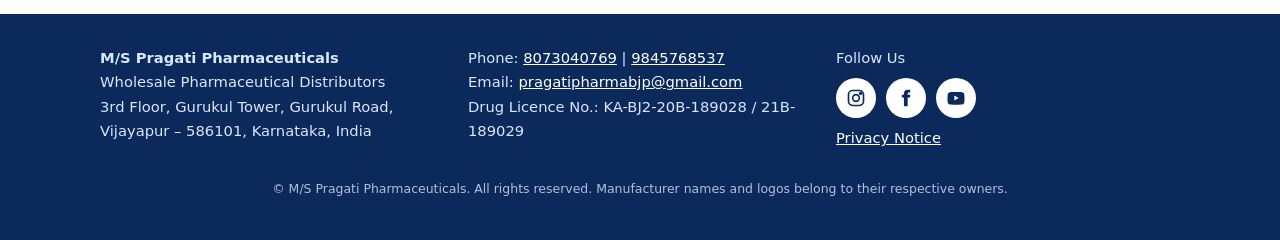
<file: products.html>
<!DOCTYPE html><html lang="en"><head><meta charset="utf-8">
<meta name="viewport" content="width=device-width,initial-scale=1">
<title>Products | Medicines, IV Fluids, Surgical Consumables | Pragati Pharmaceuticals</title><meta name="description" content="Ethical medicines, OTC products, IV fluids, surgical disposables, syringes, gloves, albumin and amino-acid products from a Vijayapur wholesale supplier.">
<link rel="icon" href="assets/logo.png"><link rel="stylesheet" href="assets/style.css"></head><body>
<header><div class="wrap bar"><a class="brand" href="index.html"><img src="assets/logo.png" alt="PP logo of M/S Pragati Pharmaceuticals" width="44" height="44"><span>M/S Pragati Pharmaceuticals<small>Wholesale Pharmaceutical Distributors</small></span></a>
<button id="menu" aria-label="Menu" aria-expanded="false">Menu</button><nav id="nav"><a href="index.html">Home</a><a href="about.html">About Us</a><a href="products.html" aria-current=page>Products</a><a href="companies.html">Our Companies</a><a href="offers.html">Festival Offers</a><a href="services.html">Services</a><a href="contact.html">Contact</a></nav></div></header>
<main><section class="wrap sec"><h1>Products and Categories</h1><p class="lead">Enquire about availability, wholesale rates and ordering requirements.</p><div class="grid"><article class="card"><img src="assets/img/ethical.jpg" alt="Blister packs of tablets" loading="lazy" width="600" height="400"><h3>Ethical Medicines</h3><p>Branded pharmaceutical medicines for licensed trade customers.</p><a class="btn sm" href="https://wa.me/918073040769?text=Hello%20Pragati%20Pharmaceuticals%2C%20I%20would%20like%20to%20enquire%20about%20Ethical%20Medicines%20%28availability%20and%20wholesale%20rates%29." target="_blank" rel="noopener" data-wa-cat="Ethical Medicines">Enquire</a></article><article class="card"><img src="assets/img/otc.jpg" alt="Hands holding a dish of assorted tablets" loading="lazy" width="600" height="400"><h3>OTC Healthcare Products</h3><p>Over-the-counter health and personal care products.</p><a class="btn sm" href="https://wa.me/918073040769?text=Hello%20Pragati%20Pharmaceuticals%2C%20I%20would%20like%20to%20enquire%20about%20OTC%20Healthcare%20Products%20%28availability%20and%20wholesale%20rates%29." target="_blank" rel="noopener" data-wa-cat="OTC Healthcare Products">Enquire</a></article><article class="card"><img src="assets/img/iv.jpg" alt="Hand holding an intravenous fluid bag" loading="lazy" width="600" height="400"><h3>IV Fluids</h3><p>Intravenous fluids for hospitals and pharmacies.</p><a class="btn sm" href="https://wa.me/918073040769?text=Hello%20Pragati%20Pharmaceuticals%2C%20I%20would%20like%20to%20enquire%20about%20IV%20Fluids%20%28availability%20and%20wholesale%20rates%29." target="_blank" rel="noopener" data-wa-cat="IV Fluids">Enquire</a></article><article class="card"><img src="assets/img/surgical.jpg" alt="IV set, needles and ampoules on a blue surface" loading="lazy" width="600" height="400"><h3>Surgical Products & Disposables</h3><p>Surgical consumables for clinical use.</p><a class="btn sm" href="https://wa.me/918073040769?text=Hello%20Pragati%20Pharmaceuticals%2C%20I%20would%20like%20to%20enquire%20about%20Surgical%20Products%20%26%20Disposables%20%28availability%20and%20wholesale%20rates%29." target="_blank" rel="noopener" data-wa-cat="Surgical Products & Disposables">Enquire</a></article><article class="card"><img src="assets/img/syringes.jpg" alt="Disposable syringe with needle" loading="lazy" width="600" height="400"><h3>Syringes & Needles</h3><p>Disposable syringes and needles from established makers.</p><a class="btn sm" href="https://wa.me/918073040769?text=Hello%20Pragati%20Pharmaceuticals%2C%20I%20would%20like%20to%20enquire%20about%20Syringes%20%26%20Needles%20%28availability%20and%20wholesale%20rates%29." target="_blank" rel="noopener" data-wa-cat="Syringes & Needles">Enquire</a></article><article class="card"><img src="assets/img/gloves.jpg" alt="Hands putting on medical gloves" loading="lazy" width="600" height="400"><h3>Gloves & Protective Supplies</h3><p>Medical gloves and protective essentials.</p><a class="btn sm" href="https://wa.me/918073040769?text=Hello%20Pragati%20Pharmaceuticals%2C%20I%20would%20like%20to%20enquire%20about%20Gloves%20%26%20Protective%20Supplies%20%28availability%20and%20wholesale%20rates%29." target="_blank" rel="noopener" data-wa-cat="Gloves & Protective Supplies">Enquire</a></article><article class="card"><img src="assets/img/albumin.jpg" alt="Amber glass bottle and clear stoppered vials on a pink background" loading="lazy" width="600" height="400"><h3>Albumin Products</h3><p>Albumin products for hospital supply.</p><a class="btn sm" href="https://wa.me/918073040769?text=Hello%20Pragati%20Pharmaceuticals%2C%20I%20would%20like%20to%20enquire%20about%20Albumin%20Products%20%28availability%20and%20wholesale%20rates%29." target="_blank" rel="noopener" data-wa-cat="Albumin Products">Enquire</a></article><article class="card"><img src="assets/img/amino.jpg" alt="Glass ampoules, one clear and two red, on a pale surface" loading="lazy" width="600" height="400"><h3>Amino-Acid Products</h3><p>Amino-acid products for hospital supply.</p><a class="btn sm" href="https://wa.me/918073040769?text=Hello%20Pragati%20Pharmaceuticals%2C%20I%20would%20like%20to%20enquire%20about%20Amino-Acid%20Products%20%28availability%20and%20wholesale%20rates%29." target="_blank" rel="noopener" data-wa-cat="Amino-Acid Products">Enquire</a></article><article class="card"><img src="assets/img/essentials.jpg" alt="Gauze, bandage and scissors laid out flat" loading="lazy" width="600" height="400"><h3>Other Consumables & Hospital Essentials</h3><p>Diapers, hygiene items and other healthcare consumables.</p><a class="btn sm" href="https://wa.me/918073040769?text=Hello%20Pragati%20Pharmaceuticals%2C%20I%20would%20like%20to%20enquire%20about%20Other%20Consumables%20%26%20Hospital%20Essentials%20%28availability%20and%20wholesale%20rates%29." target="_blank" rel="noopener" data-wa-cat="Other Consumables & Hospital Essentials">Enquire</a></article></div><p class="note">Prices, stock and availability are shared on enquiry. Prescription medicines are supplied only to licensed customers. We do not offer online checkout.</p><p class="small">Photographs are illustrative stock images from Pexels and do not show our premises, staff or products.</p></section></main>
<footer><div class="wrap fgrid"><div><strong>M/S Pragati Pharmaceuticals</strong><br>Wholesale Pharmaceutical Distributors<br>3rd Floor, Gurukul Tower, Gurukul Road, Vijayapur – 586101, Karnataka, India</div>
<div>Phone: <a data-link="call1" href="tel:+918073040769">8073040769</a> | <a data-link="call2" href="tel:+919845768537">9845768537</a><br>Email: <a href="mailto:pragatipharmabjp@gmail.com">pragatipharmabjp@gmail.com</a><br>Drug Licence No.: KA-BJ2-20B-189028 / 21B-189029</div>
<div>Follow Us<div class="social "><a href="https://www.instagram.com/pragatipharmaceuticals" data-social="ig" target="_blank" rel="noopener" aria-label="Instagram"><svg viewBox="0 0 24 24" fill="none" stroke="currentColor" stroke-width="2"><rect x="3" y="3" width="18" height="18" rx="5"/><circle cx="12" cy="12" r="4"/><circle cx="17.5" cy="6.5" r="1" fill="currentColor"/></svg></a><a href="https://www.facebook.com/share/1Hy22vNxJA/" data-social="fb" target="_blank" rel="noopener" aria-label="Facebook"><svg viewBox="0 0 24 24" fill="currentColor"><path d="M14 8V6.5c0-.7.3-1 1-1h2V2h-3c-3 0-4.5 1.8-4.5 4.4V8H7v3.5h2.5V22H14V11.5h2.8L17.3 8z"/></svg></a><a href="https://www.youtube.com/channel/UCN4yvoyzdYBK8mA39JFpOcg" data-social="yt" target="_blank" rel="noopener" aria-label="YouTube"><svg viewBox="0 0 24 24" fill="currentColor"><path d="M22 8.2s-.2-1.5-.9-2.2c-.8-.9-1.8-.9-2.200-1C16 4.800 12 4.800 12 4.800s-4 0-6.900.2c-.4.100-1.400.1-2.200 1C2.200 6.700 2 8.200 2 8.200S1.800 10 1.800 11.800v1.400C1.800 15 2 16.800 2 16.800s.2 1.500.9 2.200c.8.900 1.900.800 2.400.9 1.700.2 6.700.2 6.700.2s4 0 6.900-.2c.4-.1 1.400-.1 2.200-1 .7-.7.9-2.200.9-2.200s.2-1.800.2-3.600v-1.400C22.200 10 22 8.200 22 8.200zM10 15V9l5.200 3z"/></svg></a></div><a href="privacy.html">Privacy Notice</a></div></div>
<p class="copy">© M/S Pragati Pharmaceuticals. All rights reserved. Manufacturer names and logos belong to their respective owners.</p></footer>
<script src="assets/config.js"></script><script src="assets/site.js"></script></body></html>
</file>
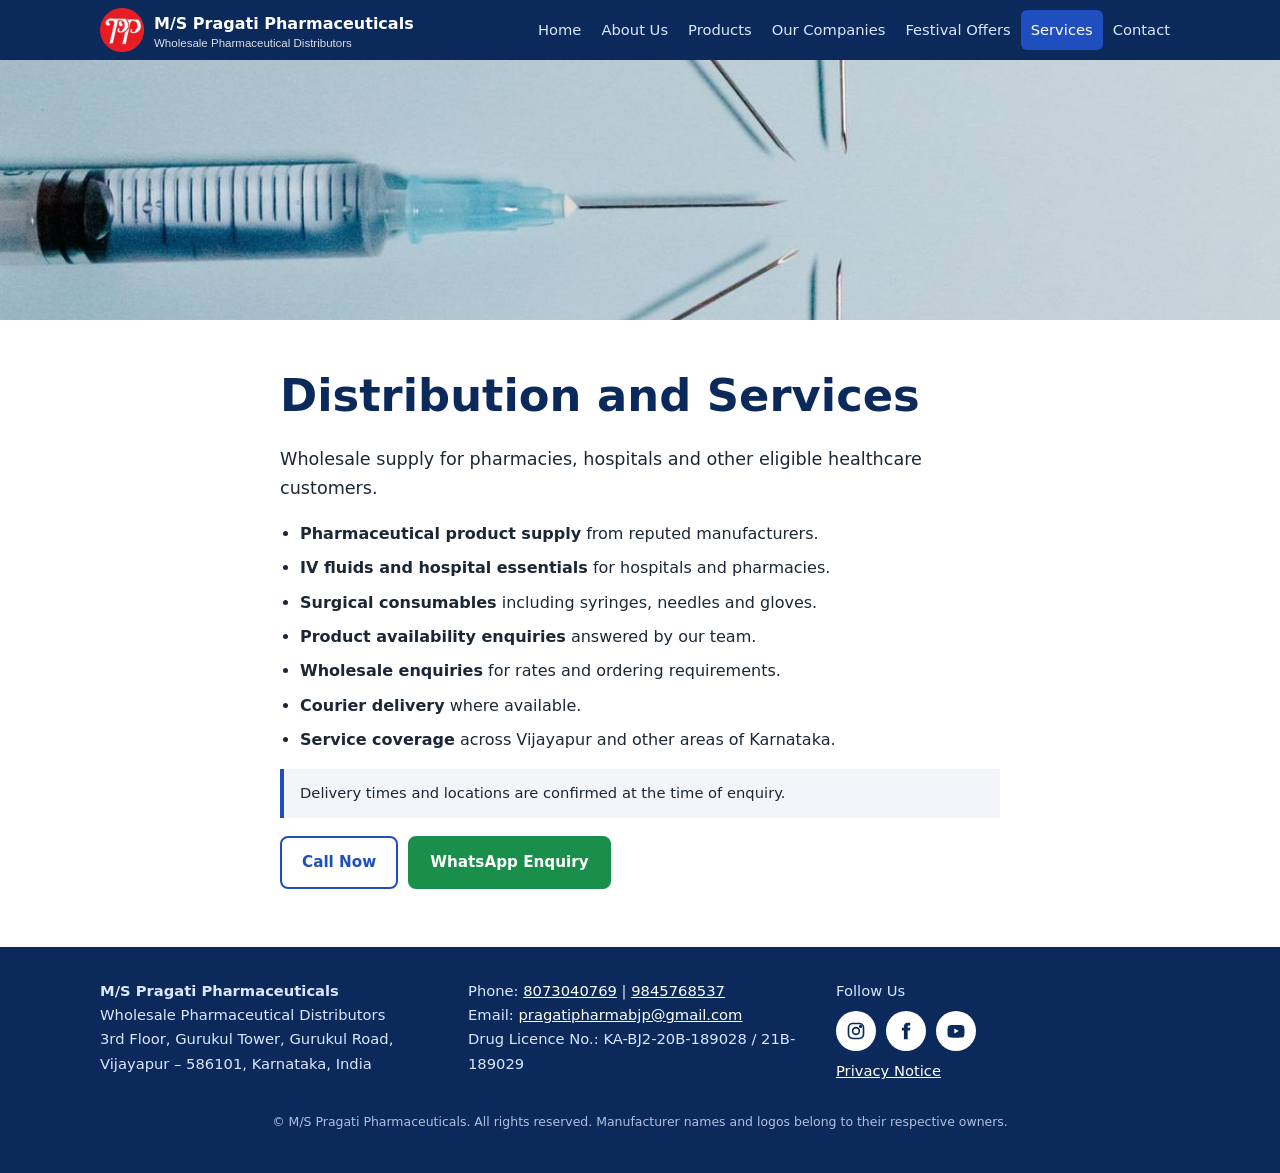
<file: services.html>
<!DOCTYPE html><html lang="en"><head><meta charset="utf-8">
<meta name="viewport" content="width=device-width,initial-scale=1">
<title>Distribution Services | Surgical Consumables Supplier in Vijayapur | Pragati</title><meta name="description" content="Pharmaceutical distribution services, IV fluids, hospital supplies and surgical consumables across Karnataka.">
<link rel="icon" href="assets/logo.png"><link rel="stylesheet" href="assets/style.css"></head><body>
<header><div class="wrap bar"><a class="brand" href="index.html"><img src="assets/logo.png" alt="PP logo of M/S Pragati Pharmaceuticals" width="44" height="44"><span>M/S Pragati Pharmaceuticals<small>Wholesale Pharmaceutical Distributors</small></span></a>
<button id="menu" aria-label="Menu" aria-expanded="false">Menu</button><nav id="nav"><a href="index.html">Home</a><a href="about.html">About Us</a><a href="products.html">Products</a><a href="companies.html">Our Companies</a><a href="offers.html">Festival Offers</a><a href="services.html" aria-current=page>Services</a><a href="contact.html">Contact</a></nav></div></header>
<main><img class="banner" src="assets/img/services.jpg" alt="Disposable syringes arranged in a circle on a pale blue background" width="1200" height="360"><section class="wrap sec narrow"><h1>Distribution and Services</h1><p class="lead">Wholesale supply for pharmacies, hospitals and other eligible healthcare customers.</p><ul class="ticks">
<li><strong>Pharmaceutical product supply</strong> from reputed manufacturers.</li><li><strong>IV fluids and hospital essentials</strong> for hospitals and pharmacies.</li>
<li><strong>Surgical consumables</strong> including syringes, needles and gloves.</li><li><strong>Product availability enquiries</strong> answered by our team.</li>
<li><strong>Wholesale enquiries</strong> for rates and ordering requirements.</li><li><strong>Courier delivery</strong> where available.</li><li><strong>Service coverage</strong> across Vijayapur and other areas of Karnataka.</li></ul>
<p class="note">Delivery times and locations are confirmed at the time of enquiry.</p><div class="btns"><a class="btn ghost" href="tel:+918073040769" data-link="call1">Call Now</a><a class="btn wa" href="https://wa.me/918073040769?text=Hello%20Pragati%20Pharmaceuticals%2C%20I%20would%20like%20to%20enquire%20about%20your%20wholesale%20pharmaceutical%20products%20and%20availability." data-link="wa1" target="_blank" rel="noopener">WhatsApp Enquiry</a></div></section></main>
<footer><div class="wrap fgrid"><div><strong>M/S Pragati Pharmaceuticals</strong><br>Wholesale Pharmaceutical Distributors<br>3rd Floor, Gurukul Tower, Gurukul Road, Vijayapur – 586101, Karnataka, India</div>
<div>Phone: <a data-link="call1" href="tel:+918073040769">8073040769</a> | <a data-link="call2" href="tel:+919845768537">9845768537</a><br>Email: <a href="mailto:pragatipharmabjp@gmail.com">pragatipharmabjp@gmail.com</a><br>Drug Licence No.: KA-BJ2-20B-189028 / 21B-189029</div>
<div>Follow Us<div class="social "><a href="https://www.instagram.com/pragatipharmaceuticals" data-social="ig" target="_blank" rel="noopener" aria-label="Instagram"><svg viewBox="0 0 24 24" fill="none" stroke="currentColor" stroke-width="2"><rect x="3" y="3" width="18" height="18" rx="5"/><circle cx="12" cy="12" r="4"/><circle cx="17.5" cy="6.5" r="1" fill="currentColor"/></svg></a><a href="https://www.facebook.com/share/1Hy22vNxJA/" data-social="fb" target="_blank" rel="noopener" aria-label="Facebook"><svg viewBox="0 0 24 24" fill="currentColor"><path d="M14 8V6.5c0-.7.3-1 1-1h2V2h-3c-3 0-4.5 1.8-4.5 4.4V8H7v3.5h2.5V22H14V11.5h2.8L17.3 8z"/></svg></a><a href="https://www.youtube.com/channel/UCN4yvoyzdYBK8mA39JFpOcg" data-social="yt" target="_blank" rel="noopener" aria-label="YouTube"><svg viewBox="0 0 24 24" fill="currentColor"><path d="M22 8.2s-.2-1.5-.9-2.2c-.8-.9-1.8-.9-2.200-1C16 4.800 12 4.800 12 4.800s-4 0-6.900.2c-.4.100-1.400.1-2.200 1C2.200 6.700 2 8.200 2 8.200S1.800 10 1.800 11.800v1.400C1.800 15 2 16.800 2 16.800s.2 1.500.9 2.200c.8.900 1.900.800 2.400.9 1.700.2 6.700.2 6.700.2s4 0 6.900-.2c.4-.1 1.400-.1 2.200-1 .7-.7.9-2.200.9-2.200s.2-1.800.2-3.600v-1.400C22.200 10 22 8.200 22 8.200zM10 15V9l5.200 3z"/></svg></a></div><a href="privacy.html">Privacy Notice</a></div></div>
<p class="copy">© M/S Pragati Pharmaceuticals. All rights reserved. Manufacturer names and logos belong to their respective owners.</p></footer>
<script src="assets/config.js"></script><script src="assets/site.js"></script></body></html>
</file>
<file: assets/style.css>
:root{--navy:#0B2A5B;--blue:#1F4FBF;--tint:#E3EEFA;--grey:#F3F5F8}
*{box-sizing:border-box}body{margin:0;font:16px/1.65 "Open Sans",system-ui,sans-serif;color:#1c2736;background:#fff}
h1,h2,h3,.brand,.btn{font-family:Montserrat,"Segoe UI",system-ui,sans-serif}h1{font-size:clamp(1.8rem,4.5vw,2.8rem);line-height:1.2;color:var(--navy);margin:.2em 0 .5em}
h2{color:var(--navy);font-size:1.5rem;margin:1.2em 0 .5em}h3{color:var(--navy);margin:.3em 0}a{color:var(--blue)}
.wrap{max-width:1120px;margin:auto;padding:0 20px}.narrow{max-width:760px}.sec{padding:40px 20px}.tint{background:var(--tint)}.lead{font-size:1.1rem;max-width:70ch}
header{background:var(--navy);position:sticky;top:0;z-index:5}.bar{display:flex;align-items:center;justify-content:space-between;gap:12px;padding-top:8px;padding-bottom:8px;flex-wrap:wrap}
.brand{display:flex;align-items:center;gap:10px;color:#fff;text-decoration:none;font-weight:700}.brand small{display:block;font:400 .72rem "Open Sans",sans-serif;opacity:.85}
nav a{color:#dbe6ff;text-decoration:none;padding:8px 10px;border-radius:6px;font-size:.92rem;display:inline-block}nav a:hover,nav a[aria-current]{background:var(--blue);color:#fff}
#menu{display:none;background:var(--blue);color:#fff;border:0;border-radius:6px;padding:8px 14px;font-weight:600}
@media(max-width:860px){#menu{display:block}nav{display:none;width:100%}nav.open{display:block}nav a{display:block}}
.hero{background:linear-gradient(115deg,var(--navy) 0%,var(--navy) 55%,var(--blue) 100%);color:#fff;padding:64px 0}.hero h1{color:#fff;max-width:20ch}.hero p{max-width:58ch;font-size:1.15rem;opacity:.95}
.btns{display:flex;flex-wrap:wrap;gap:10px;margin:18px 0}.btn{display:inline-block;background:var(--blue);color:#fff;text-decoration:none;padding:12px 20px;border-radius:8px;font-weight:600;border:2px solid var(--blue);cursor:pointer;font-size:.95rem}
.btn:hover{filter:brightness(1.12)}.btn.sm{padding:8px 14px;font-size:.85rem}.btn.light{background:#fff;color:var(--navy);border-color:#fff}.btn.ghost{background:transparent;color:var(--blue)}.hero .ghost{color:#fff;border-color:#fff}.btn.wa{background:#1a8f4c;border-color:#1a8f4c}
.grid{display:grid;grid-template-columns:repeat(auto-fill,minmax(250px,1fr));gap:18px;margin:18px 0}.grid.four{grid-template-columns:repeat(auto-fit,minmax(220px,1fr))}
.card{background:#fff;border:1px solid #d5e0ef;border-top:4px solid var(--blue);border-radius:6px;padding:18px}.card p{margin:.3em 0 .9em;font-size:.95rem}
.card img{width:100%;height:auto;aspect-ratio:3/2;object-fit:cover;border-radius:4px;margin-bottom:10px;display:block}.banner{width:100%;max-height:260px;object-fit:cover;display:block}.hero{background-size:cover;background-position:center}
.ico{width:40px;height:40px;border-radius:50%;background:var(--tint);color:var(--blue);display:grid;place-items:center;font:700 1.5rem Montserrat,sans-serif}
.note{background:var(--grey);border-left:4px solid var(--blue);padding:12px 16px;font-size:.92rem}.names{columns:3 220px;padding-left:18px}.names li{margin:2px 0;break-inside:avoid}
.ticks{padding-left:20px}.ticks li{margin:8px 0}.two{display:grid;grid-template-columns:1fr 1fr;gap:36px}@media(max-width:860px){.two{grid-template-columns:1fr}}
.form{background:var(--grey);padding:22px;border-radius:8px}.form label{display:block;font-weight:600;margin:10px 0;font-size:.92rem}.form input:not(.hp),.form textarea{display:block;width:100%;margin-top:4px;padding:10px;border:1px solid #b9c6da;border-radius:6px;font:inherit}.hp{display:none}.small{font-size:.8rem}
#msg{font-weight:600}.ok{color:#146c3a}.err{color:#b3261e}
.social{display:flex;gap:10px;margin:8px 0}.social a{width:40px;height:40px;border-radius:50%;background:#fff;color:var(--navy);display:grid;place-items:center}.social.dark a{background:var(--navy);color:#fff}.social svg{width:20px;height:20px}
footer{background:var(--navy);color:#dbe6ff;padding:32px 0 12px;font-size:.92rem}footer a{color:#fff}.fgrid{display:grid;grid-template-columns:repeat(auto-fit,minmax(250px,1fr));gap:24px}.copy{text-align:center;font-size:.78rem;opacity:.8;padding:16px}
.offer{display:grid;grid-template-columns:240px 1fr;border-radius:8px;overflow:hidden;border:1px solid #cdd9ea;margin:18px 0;background:#fff}.offer .pic{background:var(--theme,var(--blue));display:grid;place-items:center;color:#fff;font:700 1.1rem Montserrat,sans-serif;padding:16px;text-align:center}.offer .pic img{width:100%;height:100%;object-fit:cover}
.offer .txt{padding:18px 20px}.tag{display:inline-block;color:#fff;font:700 .75rem Montserrat,sans-serif;padding:3px 10px;border-radius:20px;background:#1a8f4c}.tag.up{background:#c77700}.terms{font-size:.82rem;color:#5b6678}
.diwali{--theme:#b5460f}.ugadi{--theme:#2e7d32}.dussehra{--theme:#8a1c3a}.newyear{--theme:#0B2A5B}.general{--theme:#1F4FBF}
@media(max-width:700px){.offer{grid-template-columns:1fr}.offer .pic{min-height:110px}}
:focus-visible{outline:3px solid #f5a623;outline-offset:2px}
.offer{grid-template-columns:min(380px,42%) 1fr}.offer .pic{padding:12px;place-items:start center;align-content:start}
.offer .pic button{all:unset;display:block;width:100%;cursor:zoom-in}.offer .pic button:focus-visible{outline:3px solid #f5a623}
.offer .pic img{width:100%;height:auto;object-fit:contain;display:block;border-radius:3px;background:#fff}
.offer .pic .zm{display:block;margin-top:8px;font:600 .75rem Montserrat,sans-serif;text-align:center;width:100%}
@media(max-width:700px){.offer{grid-template-columns:1fr}.offer .pic{min-height:0}}
.lb{position:fixed;inset:0;z-index:50;background:rgba(5,15,35,.95);display:flex;flex-direction:column}
.lbbar{display:flex;gap:8px;flex-wrap:wrap;align-items:center;justify-content:center;padding:10px;background:#0B2A5B}
.lbbar button,.lbbar a{background:#1F4FBF;color:#fff;border:0;border-radius:6px;padding:8px 14px;font:600 .9rem Montserrat,sans-serif;text-decoration:none;cursor:pointer}
.lbscroll{flex:1;overflow:auto;padding:12px;touch-action:pan-x pan-y pinch-zoom}.lbscroll img{display:block;margin:0 auto}
.listbox{background:var(--tint);border-left:4px solid var(--blue);padding:6px 20px 14px;margin:20px 0;border-radius:4px}
</file>
